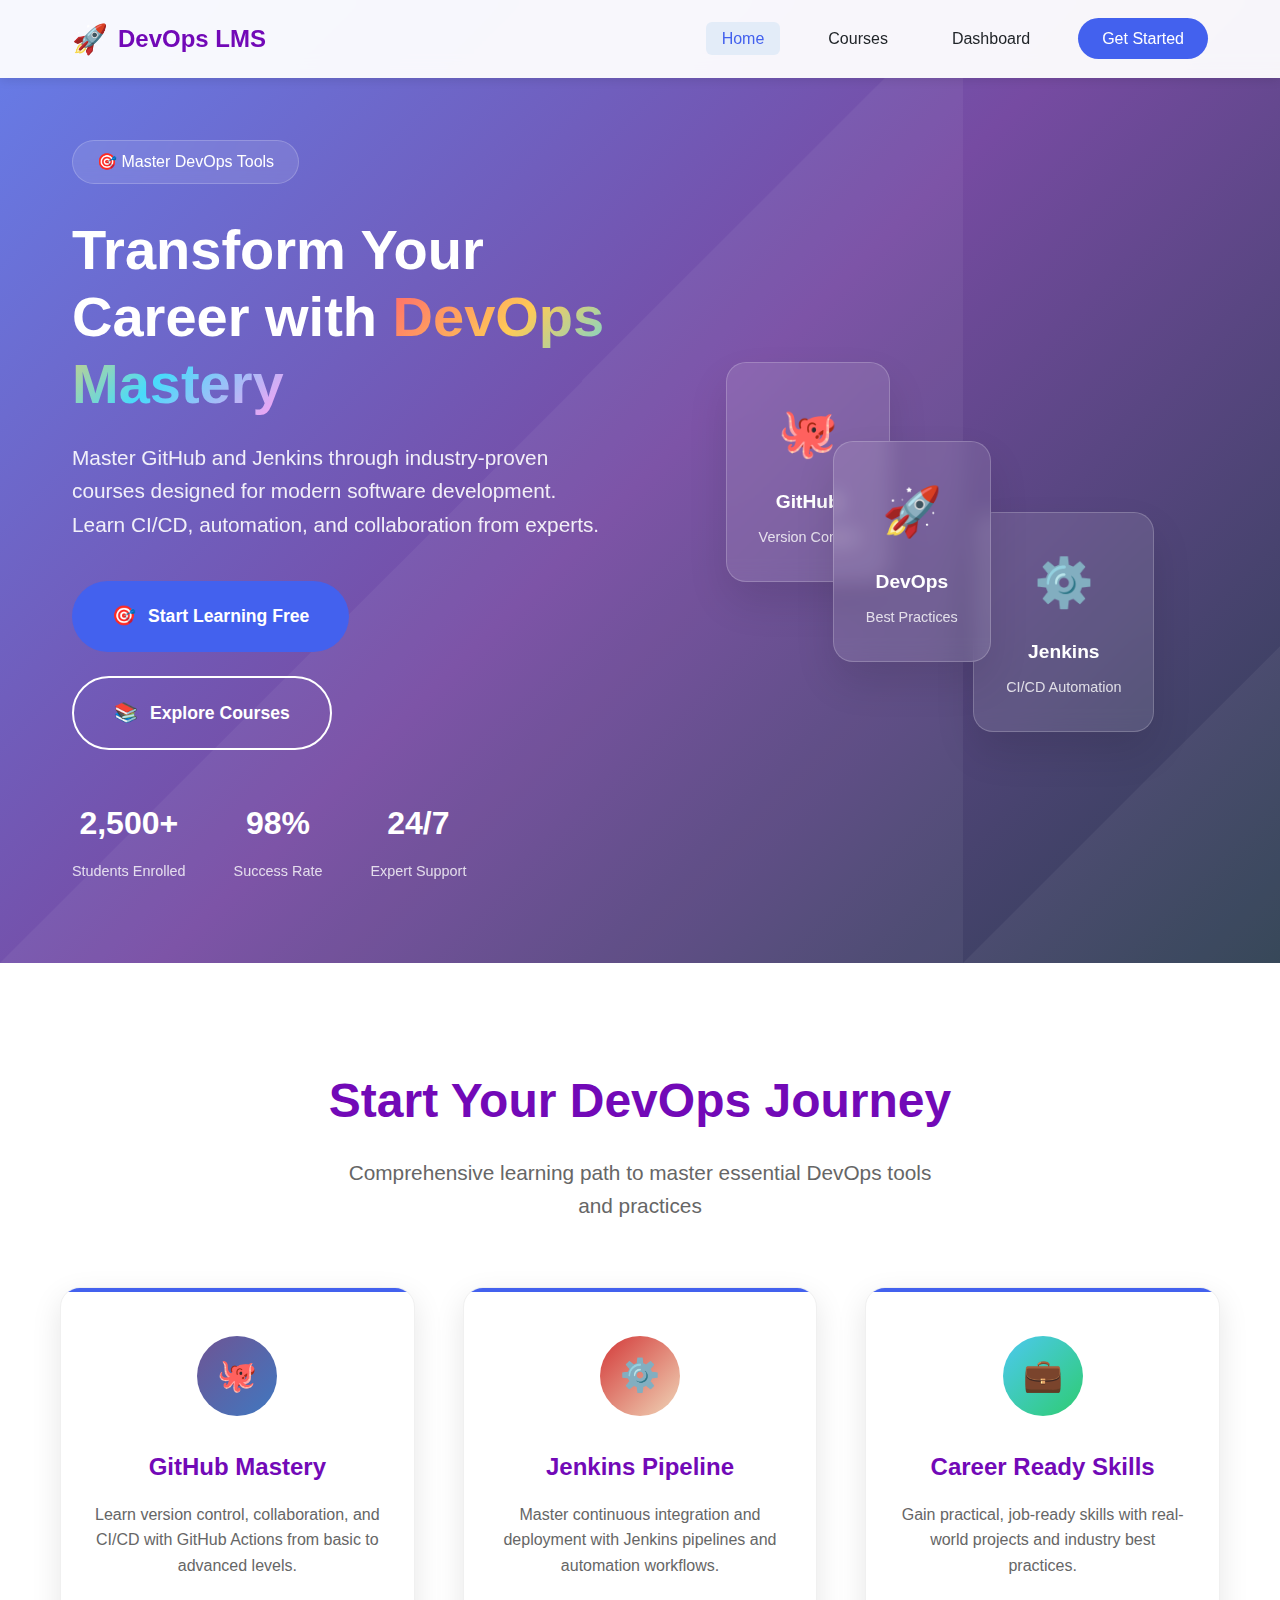
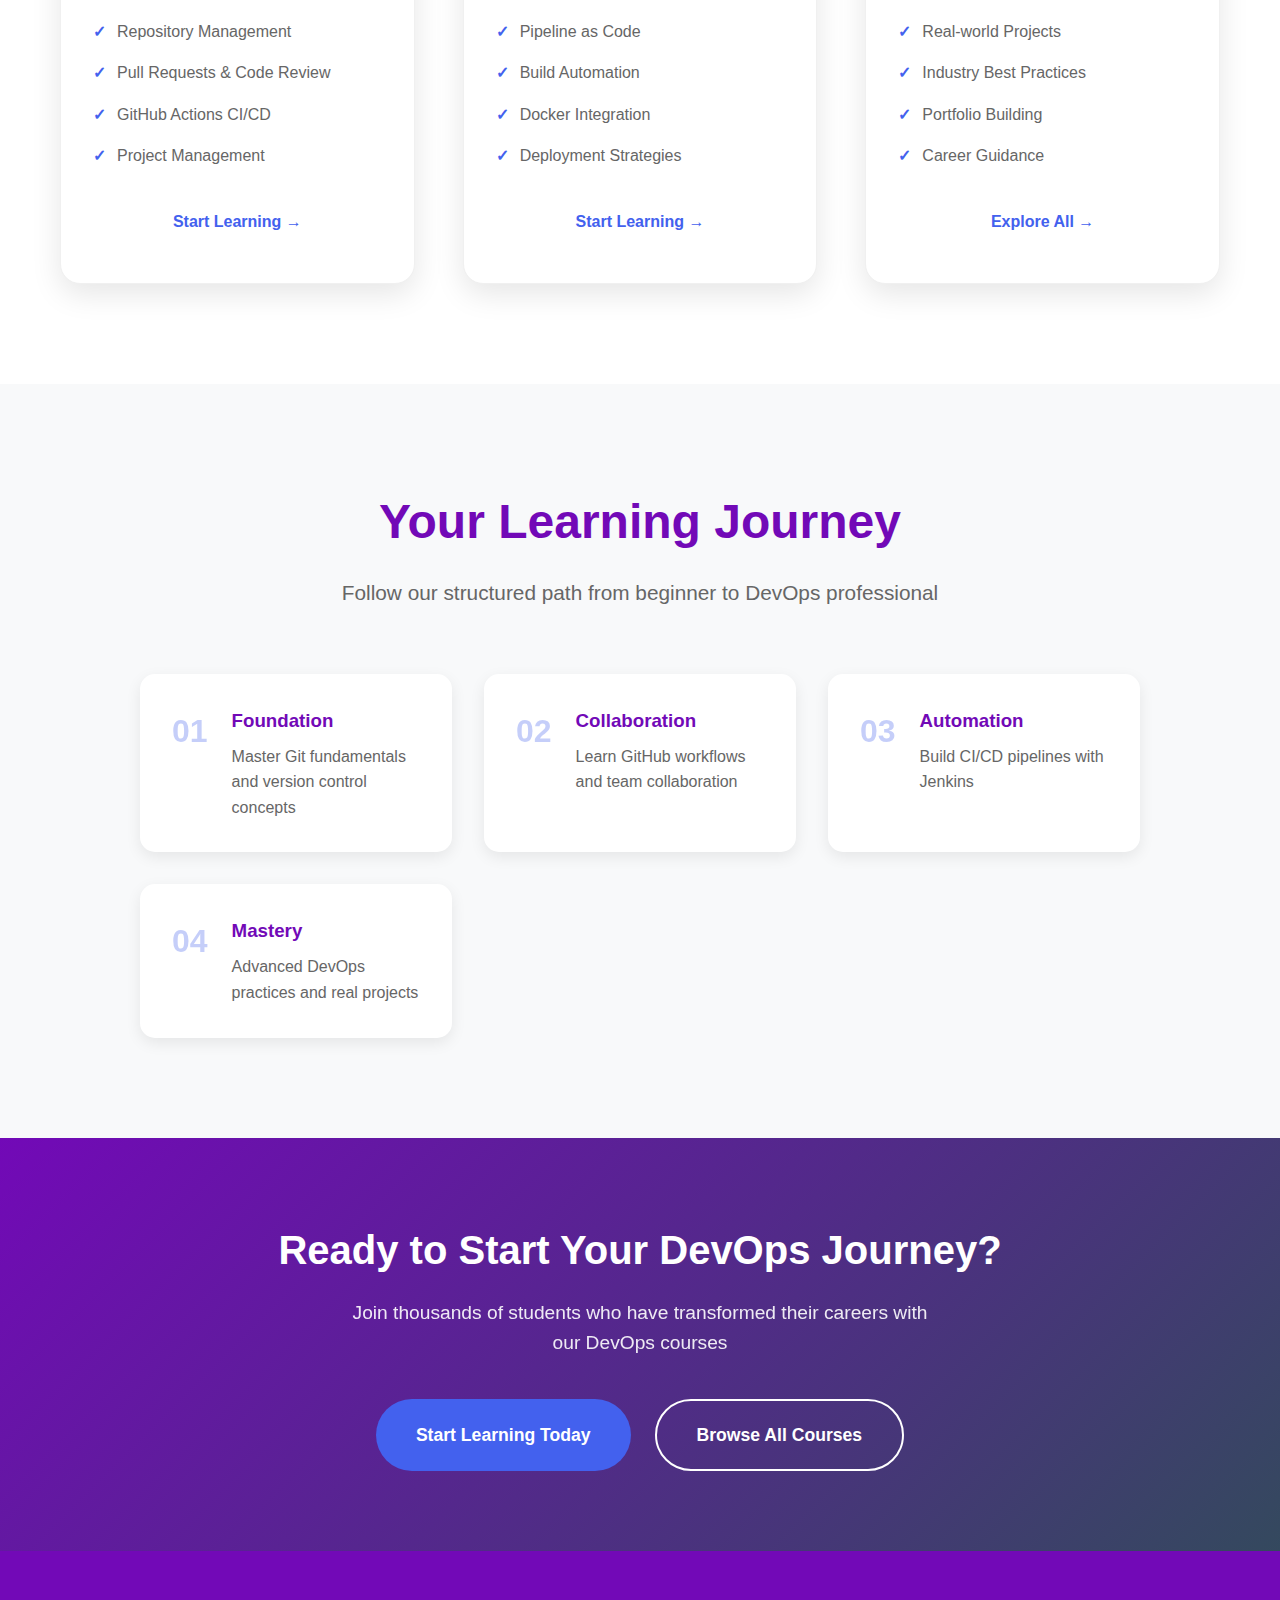
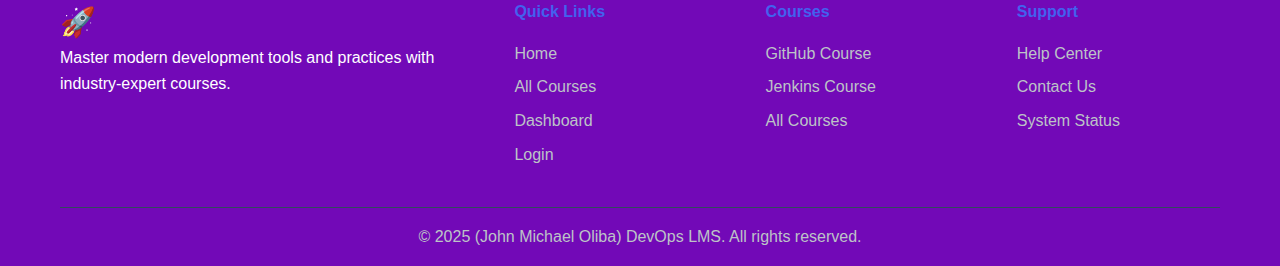
<file: index.html>
<!DOCTYPE html>
<html lang="en">
<head>
    <meta charset="UTF-8">
    <meta name="viewport" content="width=device-width, initial-scale=1.0">
    <title>DevOps LMS - Master GitHub & Jenkins</title>
    <link rel="stylesheet" href="css-style.css">
    <link rel="stylesheet" href="css-dashboard.css">
</head>
<body>
    <!-- Navigation -->
    <nav class="navbar">
        <div class="nav-container">
            <div class="logo">
                <span class="logo-icon">🚀</span>
                <span class="logo-text">DevOps LMS</span>
            </div>
            <ul class="nav-menu">
                <li><a href="index.html" class="nav-link active">Home</a></li>
                <li><a href="courses.html" class="nav-link">Courses</a></li>
                <li><a href="dashboard.html" class="nav-link">Dashboard</a></li>
                <li><a href="login.html" class="nav-link login-btn" id="auth-button">Get Started</a></li>
            </ul>
        </div>
    </nav>

    <!-- Hero Section -->
    <section class="hero">
        <div class="hero-container">
            <div class="hero-content">
                <div class="hero-badge">
                    <span>🎯 Master DevOps Tools</span>
                </div>
                <h1 class="hero-title">
                    Transform Your Career with
                    <span class="gradient-text">DevOps Mastery</span>
                </h1>
                <p class="hero-description">
                    Master GitHub and Jenkins through industry-proven courses designed for modern software development. 
                    Learn CI/CD, automation, and collaboration from experts.
                </p>
                <div class="hero-buttons">
                    <a href="register.html" class="btn btn-primary">
                        <span class="btn-icon">🎯</span>
                        Start Learning Free
                    </a>
                    <a href="courses.html" class="btn btn-secondary">
                        <span class="btn-icon">📚</span>
                        Explore Courses
                    </a>
                </div>
                <div class="hero-stats">
                    <div class="stat">
                        <span class="stat-number">2,500+</span>
                        <span class="stat-label">Students Enrolled</span>
                    </div>
                    <div class="stat">
                        <span class="stat-number">98%</span>
                        <span class="stat-label">Success Rate</span>
                    </div>
                    <div class="stat">
                        <span class="stat-number">24/7</span>
                        <span class="stat-label">Expert Support</span>
                    </div>
                </div>
            </div>
            <div class="hero-visual">
                <div class="floating-cards">
                    <div class="card github-card">
                        <div class="card-icon">🐙</div>
                        <h4>GitHub</h4>
                        <p>Version Control</p>
                    </div>
                    <div class="card jenkins-card">
                        <div class="card-icon">⚙️</div>
                        <h4>Jenkins</h4>
                        <p>CI/CD Automation</p>
                    </div>
                    <div class="card devops-card">
                        <div class="card-icon">🚀</div>
                        <h4>DevOps</h4>
                        <p>Best Practices</p>
                    </div>
                </div>
            </div>
        </div>
    </section>

    <!-- Features Section -->
    <section class="features-section">
        <div class="container">
            <div class="section-header">
                <h2>Start Your DevOps Journey</h2>
                <p>Comprehensive learning path to master essential DevOps tools and practices</p>
            </div>
            <div class="features-grid">
                <div class="feature-card">
                    <div class="feature-icon github-bg">
                        <span>🐙</span>
                    </div>
                    <h3>GitHub Mastery</h3>
                    <p>Learn version control, collaboration, and CI/CD with GitHub Actions from basic to advanced levels.</p>
                    <ul class="feature-list">
                        <li>Repository Management</li>
                        <li>Pull Requests & Code Review</li>
                        <li>GitHub Actions CI/CD</li>
                        <li>Project Management</li>
                    </ul>
                    <a href="course-github.html" class="feature-link">Start Learning →</a>
                </div>

                <div class="feature-card">
                    <div class="feature-icon jenkins-bg">
                        <span>⚙️</span>
                    </div>
                    <h3>Jenkins Pipeline</h3>
                    <p>Master continuous integration and deployment with Jenkins pipelines and automation workflows.</p>
                    <ul class="feature-list">
                        <li>Pipeline as Code</li>
                        <li>Build Automation</li>
                        <li>Docker Integration</li>
                        <li>Deployment Strategies</li>
                    </ul>
                    <a href="course-jenkins.html" class="feature-link">Start Learning →</a>
                </div>

                <div class="feature-card">
                    <div class="feature-icon career-bg">
                        <span>💼</span>
                    </div>
                    <h3>Career Ready Skills</h3>
                    <p>Gain practical, job-ready skills with real-world projects and industry best practices.</p>
                    <ul class="feature-list">
                        <li>Real-world Projects</li>
                        <li>Industry Best Practices</li>
                        <li>Portfolio Building</li>
                        <li>Career Guidance</li>
                    </ul>
                    <a href="courses.html" class="feature-link">Explore All →</a>
                </div>
            </div>
        </div>
    </section>

    <!-- Learning Path Section -->
    <section class="learning-path">
        <div class="container">
            <div class="section-header">
                <h2>Your Learning Journey</h2>
                <p>Follow our structured path from beginner to DevOps professional</p>
            </div>
            <div class="path-steps">
                <div class="path-step">
                    <div class="step-number">01</div>
                    <div class="step-content">
                        <h3>Foundation</h3>
                        <p>Master Git fundamentals and version control concepts</p>
                    </div>
                </div>
                <div class="path-step">
                    <div class="step-number">02</div>
                    <div class="step-content">
                        <h3>Collaboration</h3>
                        <p>Learn GitHub workflows and team collaboration</p>
                    </div>
                </div>
                <div class="path-step">
                    <div class="step-number">03</div>
                    <div class="step-content">
                        <h3>Automation</h3>
                        <p>Build CI/CD pipelines with Jenkins</p>
                    </div>
                </div>
                <div class="path-step">
                    <div class="step-number">04</div>
                    <div class="step-content">
                        <h3>Mastery</h3>
                        <p>Advanced DevOps practices and real projects</p>
                    </div>
                </div>
            </div>
        </div>
    </section>

    <!-- CTA Section -->
    <section class="cta-section">
        <div class="container">
            <div class="cta-content">
                <h2>Ready to Start Your DevOps Journey?</h2>
                <p>Join thousands of students who have transformed their careers with our DevOps courses</p>
                <div class="cta-buttons">
                    <a href="register.html" class="btn btn-primary">Start Learning Today</a>
                    <a href="courses.html" class="btn btn-outline-white">Browse All Courses</a>
                </div>
            </div>
        </div>
    </section>

    <!-- Footer -->
    <footer class="footer">
        <div class="container">
            <div class="footer-content">
                <div class="footer-section">
                    <div class="logo">
                        <span class="logo-icon">🚀</span>
                        <span class="logo-text">DevOps LMS</span>
                    </div>
                    <p>Master modern development tools and practices with industry-expert courses.</p>
                </div>
                <div class="footer-section">
                    <h4>Quick Links</h4>
                    <ul>
                        <li><a href="index.html">Home</a></li>
                        <li><a href="courses.html">All Courses</a></li>
                        <li><a href="dashboard.html">Dashboard</a></li>
                        <li><a href="login.html">Login</a></li>
                    </ul>
                </div>
                <div class="footer-section">
                    <h4>Courses</h4>
                    <ul>
                        <li><a href="course-github.html">GitHub Course</a></li>
                        <li><a href="course-jenkins.html">Jenkins Course</a></li>
                        <li><a href="courses.html">All Courses</a></li>
                    </ul>
                </div>
                <div class="footer-section">
                    <h4>Support</h4>
                    <ul>
                        <li><a href="#">Help Center</a></li>
                        <li><a href="#">Contact Us</a></li>
                        <li><a href="#">System Status</a></li>
                    </ul>
                </div>
            </div>
            <div class="footer-bottom">
                <p>&copy; 2025 (John Michael Oliba) DevOps LMS. All rights reserved.</p>
            </div>
        </div>
    </footer>

    <script src="js-app.js"></script>
    <script>
        // Simple scroll effect for navbar
        window.addEventListener('scroll', function() {
            const navbar = document.querySelector('.navbar');
            if (window.scrollY > 50) {
                navbar.style.background = 'rgba(255, 255, 255, 0.98)';
                navbar.style.boxShadow = '0 5px 20px rgba(0, 0, 0, 0.1)';
            } else {
                navbar.style.background = 'rgba(255, 255, 255, 0.95)';
                navbar.style.boxShadow = '0 2px 10px rgba(0, 0, 0, 0.1)';
            }
        });
    </script>
</body>
</html>
</file>
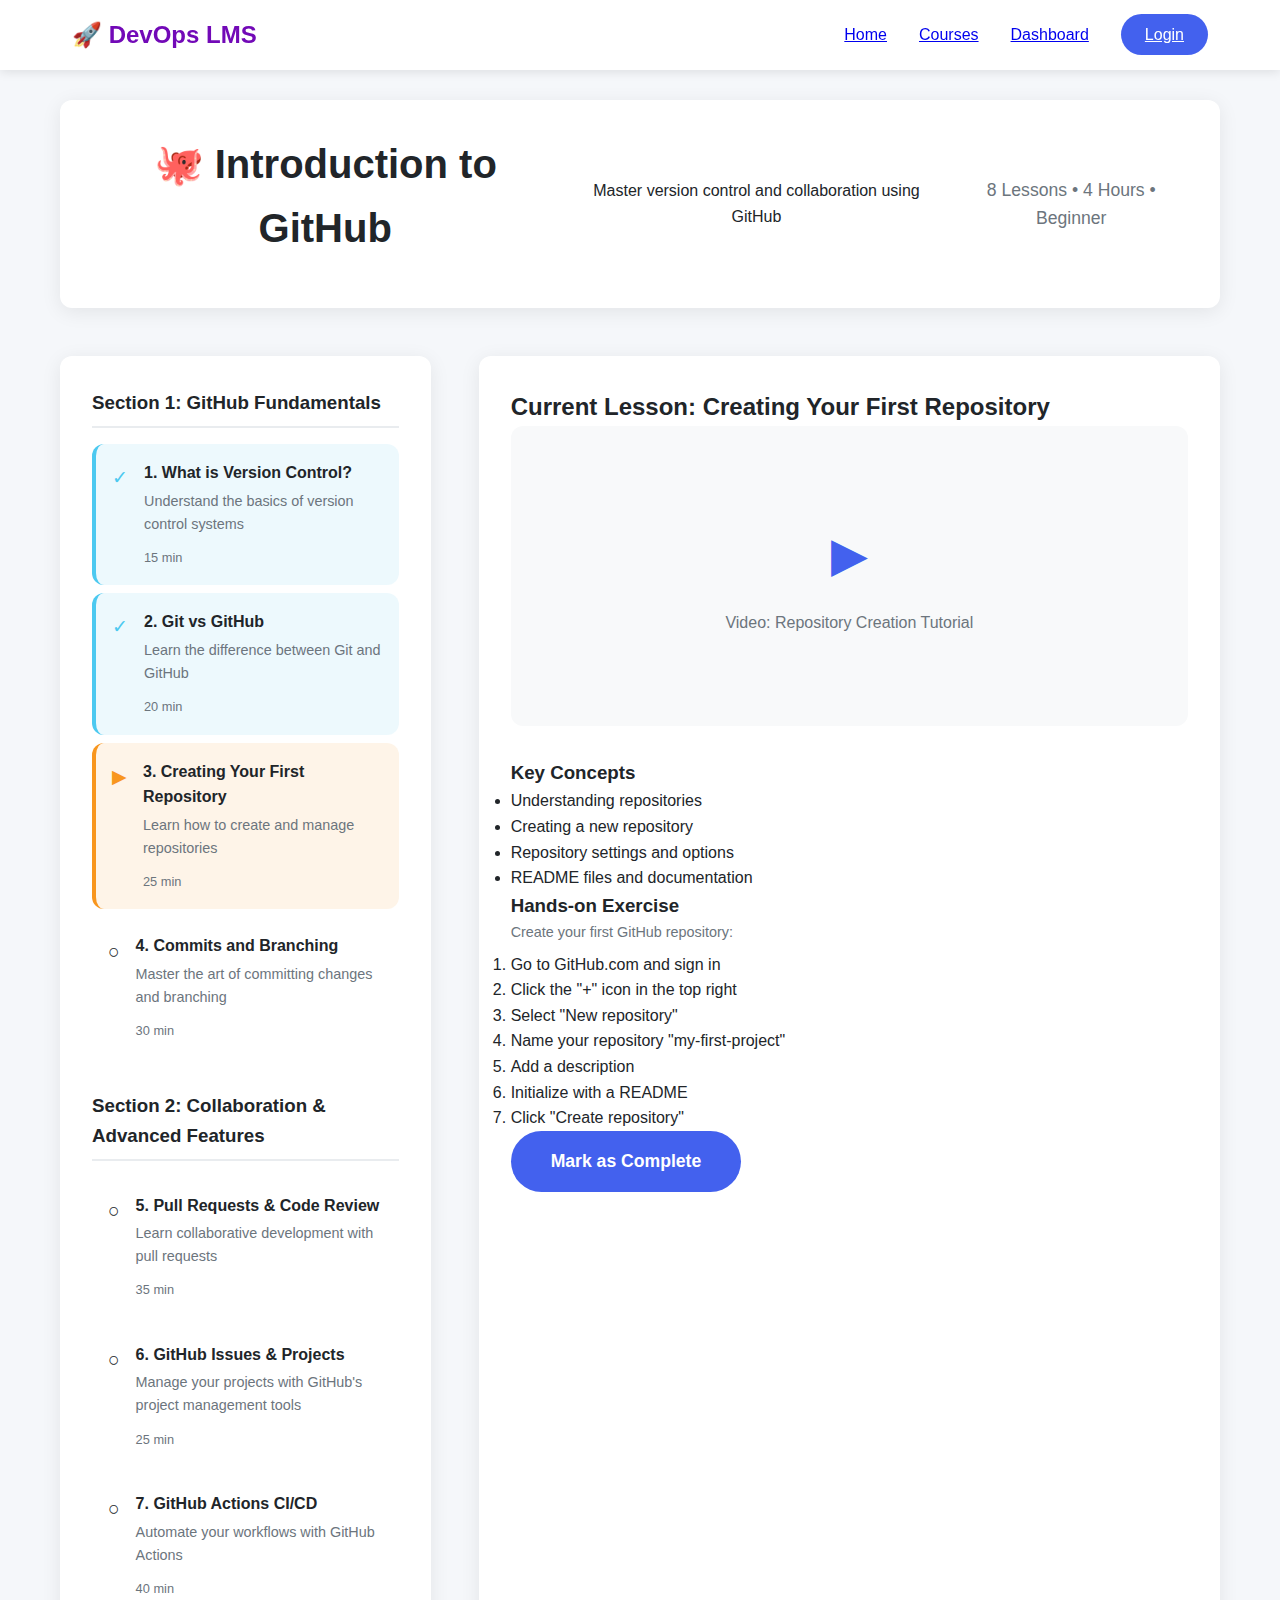
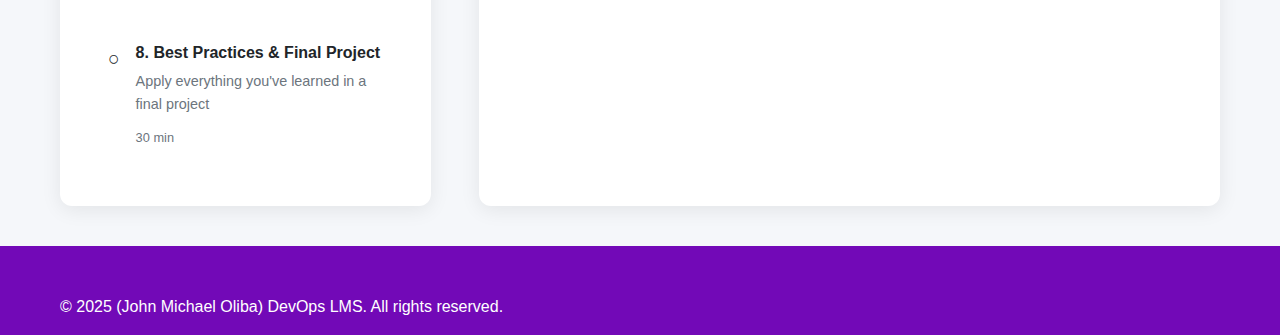
<file: course-github.html>
<!DOCTYPE html>
<html lang="en">
<head>
    <meta charset="UTF-8">
    <meta name="viewport" content="width=device-width, initial-scale=1.0">
    <title>GitHub Course - DevOps LMS</title>
    <link rel="stylesheet" href="css-style.css">
    <link rel="stylesheet" href="css-dashboard.css">
</head>
<body>
    <nav class="navbar">
        <div class="nav-container">
            <div class="logo">
                <span>🚀 DevOps LMS</span>
            </div>
            <ul class="nav-menu">
                <li><a href="index.html">Home</a></li>
                <li><a href="courses.html">Courses</a></li>
                <li><a href="dashboard.html">Dashboard</a></li>
                <li><a href="login.html" class="login-btn" id="auth-button">Login</a></li>
            </ul>
        </div>
    </nav>

    <div class="course-container">
        <div class="course-header">
            <h1>🐙 Introduction to GitHub</h1>
            <p>Master version control and collaboration using GitHub</p>
            <div class="course-stats">
                <span>8 Lessons • 4 Hours • Beginner</span>
            </div>
        </div>

        <div class="course-content">
            <div class="modules">
                <div class="module">
                    <h3>Section 1: GitHub Fundamentals</h3>
                    <div class="lessons">
                        <div class="lesson completed">
                            <span class="lesson-icon">✓</span>
                            <div class="lesson-content">
                                <h4>1. What is Version Control?</h4>
                                <p>Understand the basics of version control systems</p>
                                <span class="lesson-duration">15 min</span>
                            </div>
                        </div>
                        <div class="lesson completed">
                            <span class="lesson-icon">✓</span>
                            <div class="lesson-content">
                                <h4>2. Git vs GitHub</h4>
                                <p>Learn the difference between Git and GitHub</p>
                                <span class="lesson-duration">20 min</span>
                            </div>
                        </div>
                        <div class="lesson current">
                            <span class="lesson-icon">▶</span>
                            <div class="lesson-content">
                                <h4>3. Creating Your First Repository</h4>
                                <p>Learn how to create and manage repositories</p>
                                <span class="lesson-duration">25 min</span>
                            </div>
                        </div>
                        <div class="lesson">
                            <span class="lesson-icon">○</span>
                            <div class="lesson-content">
                                <h4>4. Commits and Branching</h4>
                                <p>Master the art of committing changes and branching</p>
                                <span class="lesson-duration">30 min</span>
                            </div>
                        </div>
                    </div>
                </div>

                <div class="module">
                    <h3>Section 2: Collaboration & Advanced Features</h3>
                    <div class="lessons">
                        <div class="lesson">
                            <span class="lesson-icon">○</span>
                            <div class="lesson-content">
                                <h4>5. Pull Requests & Code Review</h4>
                                <p>Learn collaborative development with pull requests</p>
                                <span class="lesson-duration">35 min</span>
                            </div>
                        </div>
                        <div class="lesson">
                            <span class="lesson-icon">○</span>
                            <div class="lesson-content">
                                <h4>6. GitHub Issues & Projects</h4>
                                <p>Manage your projects with GitHub's project management tools</p>
                                <span class="lesson-duration">25 min</span>
                            </div>
                        </div>
                        <div class="lesson">
                            <span class="lesson-icon">○</span>
                            <div class="lesson-content">
                                <h4>7. GitHub Actions CI/CD</h4>
                                <p>Automate your workflows with GitHub Actions</p>
                                <span class="lesson-duration">40 min</span>
                            </div>
                        </div>
                        <div class="lesson">
                            <span class="lesson-icon">○</span>
                            <div class="lesson-content">
                                <h4>8. Best Practices & Final Project</h4>
                                <p>Apply everything you've learned in a final project</p>
                                <span class="lesson-duration">30 min</span>
                            </div>
                        </div>
                    </div>
                </div>
            </div>

            <div class="current-lesson">
                <h2>Current Lesson: Creating Your First Repository</h2>
                <div class="lesson-video">
                    <div class="video-placeholder">
                        <div class="play-button">▶</div>
                        <p>Video: Repository Creation Tutorial</p>
                    </div>
                </div>
                <div class="lesson-content">
                    <h3>Key Concepts</h3>
                    <ul>
                        <li>Understanding repositories</li>
                        <li>Creating a new repository</li>
                        <li>Repository settings and options</li>
                        <li>README files and documentation</li>
                    </ul>
                    
                    <h3>Hands-on Exercise</h3>
                    <p>Create your first GitHub repository:</p>
                    <ol>
                        <li>Go to GitHub.com and sign in</li>
                        <li>Click the "+" icon in the top right</li>
                        <li>Select "New repository"</li>
                        <li>Name your repository "my-first-project"</li>
                        <li>Add a description</li>
                        <li>Initialize with a README</li>
                        <li>Click "Create repository"</li>
                    </ol>
                    
                    <button class="btn btn-primary" onclick="markLessonComplete()">Mark as Complete</button>
                </div>
            </div>
        </div>
    </div>

    <script src="js-app.js"></script>
    <script>
        function markLessonComplete() {
            const user = JSON.parse(localStorage.getItem('lms_user'));
            if (user) {
                user.progress = user.progress || {};
                user.progress['github-lesson-3'] = true;
                localStorage.setItem('lms_user', JSON.stringify(user));
                alert('Lesson marked as complete!');
                window.location.href = 'course-github.html';
            } else {
                alert('Please login to track your progress');
                window.location.href = 'login.html';
            }
        }
    </script>
    <footer class="footer">
        <div class="container">
            <p>&copy; 2025 (John Michael Oliba) DevOps LMS. All rights reserved.</p>
        </div>
    </footer>
</body>
</html>
</file>
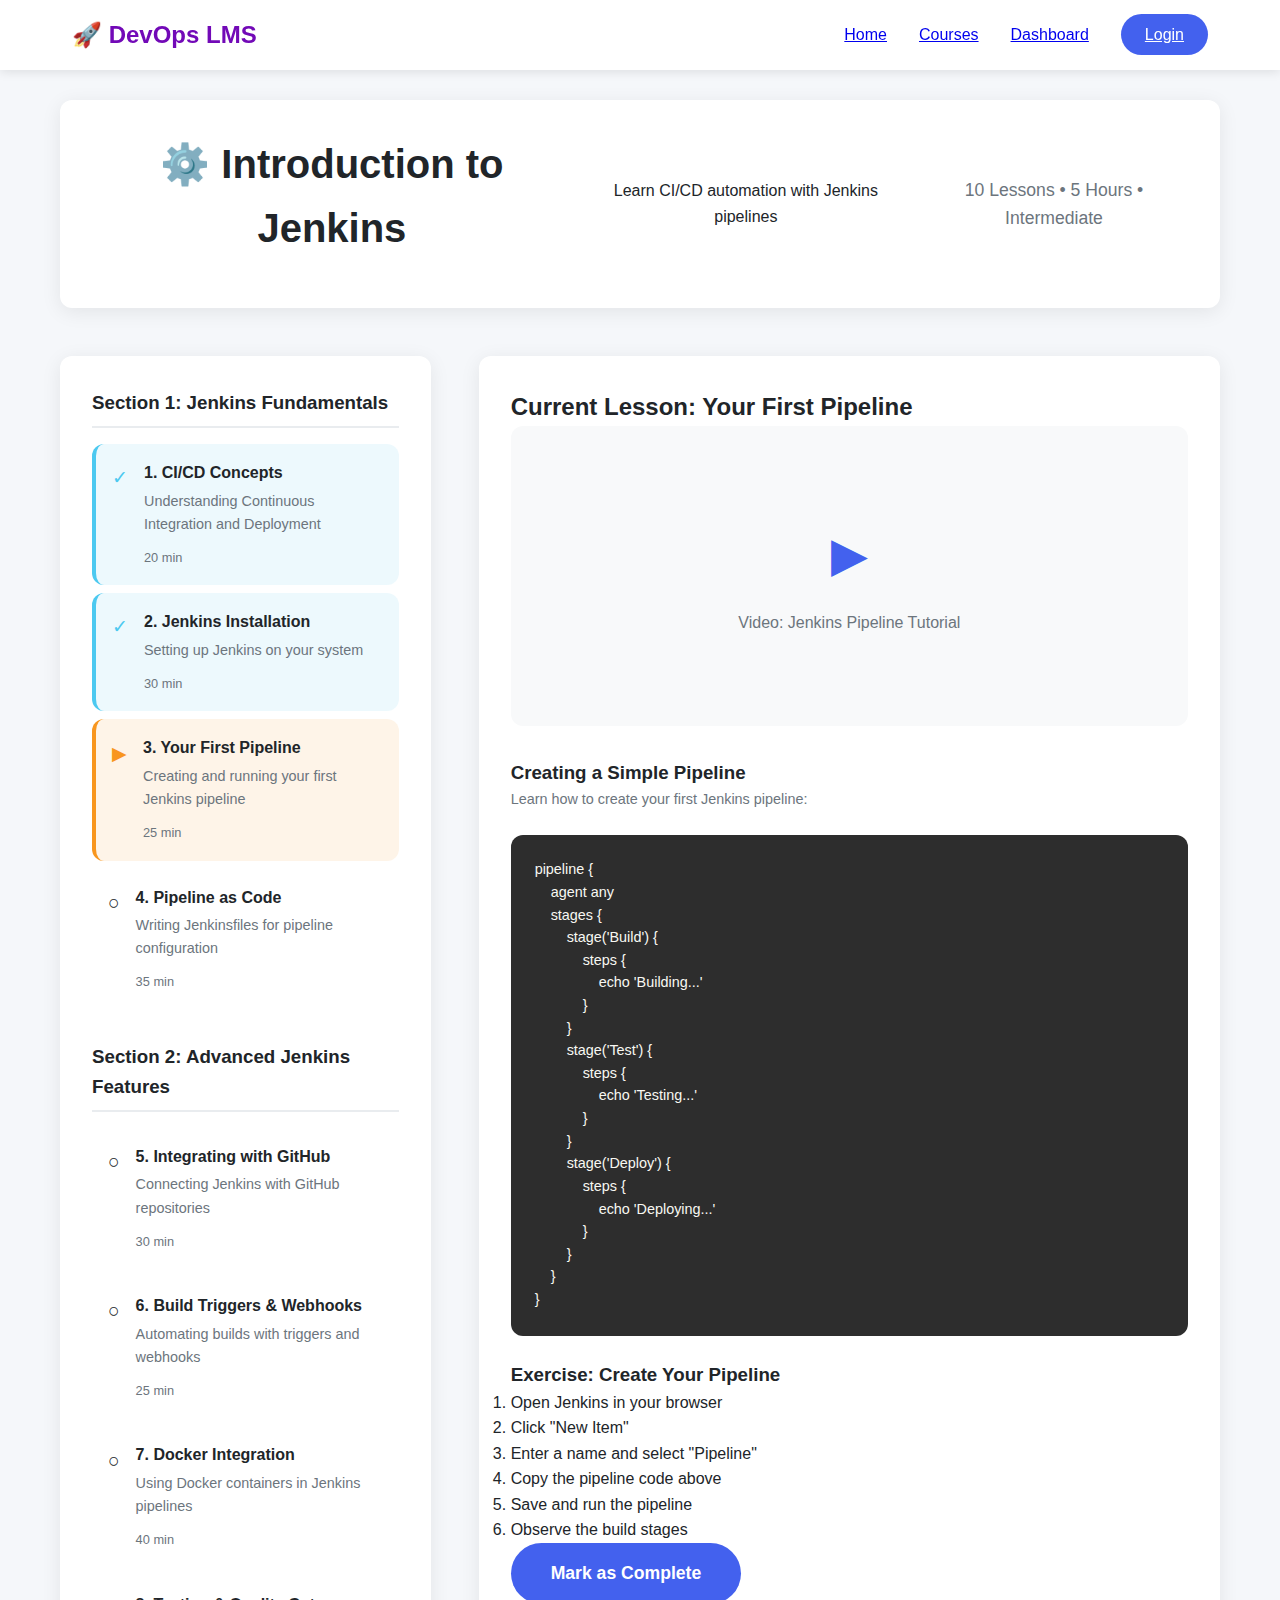
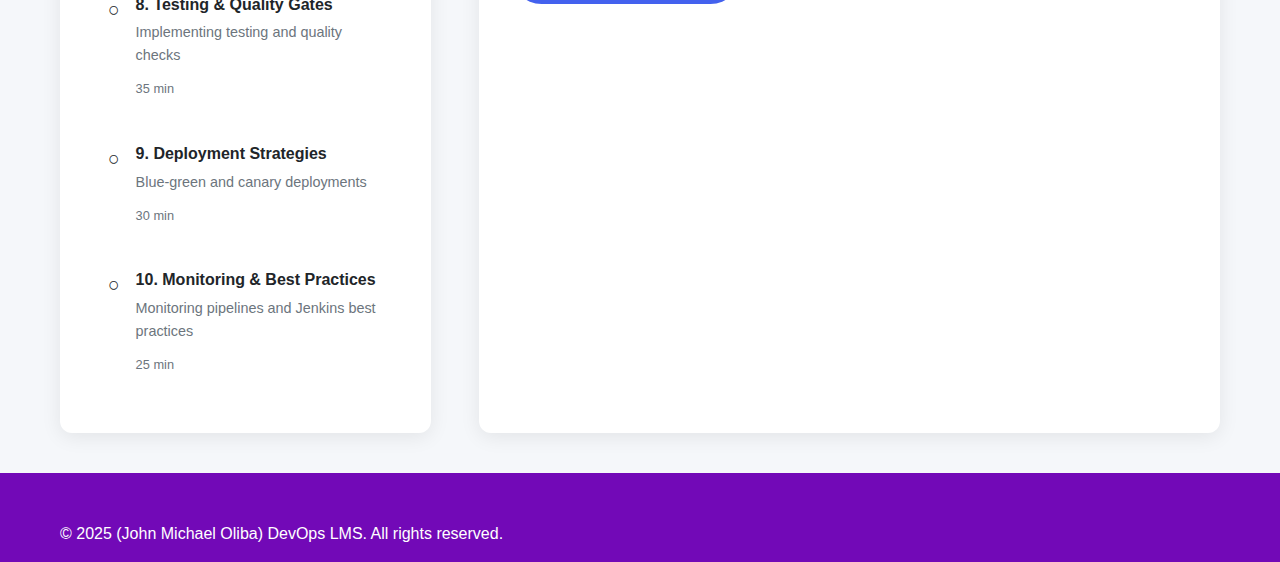
<file: course-jenkins.html>
<!DOCTYPE html>
<html lang="en">
<head>
    <meta charset="UTF-8">
    <meta name="viewport" content="width=device-width, initial-scale=1.0">
    <title>Jenkins Course - DevOps LMS</title>
    <link rel="stylesheet" href="css-style.css">
    <link rel="stylesheet" href="css-dashboard.css">
</head>
<body>
    <nav class="navbar">
        <div class="nav-container">
            <div class="logo">
                <span>🚀 DevOps LMS</span>
            </div>
            <ul class="nav-menu">
                <li><a href="index.html">Home</a></li>
                <li><a href="courses.html">Courses</a></li>
                <li><a href="dashboard.html">Dashboard</a></li>
                <li><a href="login.html" class="login-btn" id="auth-button">Login</a></li>
            </ul>
        </div>
    </nav>

    <div class="course-container">
        <div class="course-header">
            <h1>⚙️ Introduction to Jenkins</h1>
            <p>Learn CI/CD automation with Jenkins pipelines</p>
            <div class="course-stats">
                <span>10 Lessons • 5 Hours • Intermediate</span>
            </div>
        </div>

        <div class="course-content">
            <div class="modules">
                <div class="module">
                    <h3>Section 1: Jenkins Fundamentals</h3>
                    <div class="lessons">
                        <div class="lesson completed">
                            <span class="lesson-icon">✓</span>
                            <div class="lesson-content">
                                <h4>1. CI/CD Concepts</h4>
                                <p>Understanding Continuous Integration and Deployment</p>
                                <span class="lesson-duration">20 min</span>
                            </div>
                        </div>
                        <div class="lesson completed">
                            <span class="lesson-icon">✓</span>
                            <div class="lesson-content">
                                <h4>2. Jenkins Installation</h4>
                                <p>Setting up Jenkins on your system</p>
                                <span class="lesson-duration">30 min</span>
                            </div>
                        </div>
                        <div class="lesson current">
                            <span class="lesson-icon">▶</span>
                            <div class="lesson-content">
                                <h4>3. Your First Pipeline</h4>
                                <p>Creating and running your first Jenkins pipeline</p>
                                <span class="lesson-duration">25 min</span>
                            </div>
                        </div>
                        <div class="lesson">
                            <span class="lesson-icon">○</span>
                            <div class="lesson-content">
                                <h4>4. Pipeline as Code</h4>
                                <p>Writing Jenkinsfiles for pipeline configuration</p>
                                <span class="lesson-duration">35 min</span>
                            </div>
                        </div>
                    </div>
                </div>

                <div class="module">
                    <h3>Section 2: Advanced Jenkins Features</h3>
                    <div class="lessons">
                        <div class="lesson">
                            <span class="lesson-icon">○</span>
                            <div class="lesson-content">
                                <h4>5. Integrating with GitHub</h4>
                                <p>Connecting Jenkins with GitHub repositories</p>
                                <span class="lesson-duration">30 min</span>
                            </div>
                        </div>
                        <div class="lesson">
                            <span class="lesson-icon">○</span>
                            <div class="lesson-content">
                                <h4>6. Build Triggers & Webhooks</h4>
                                <p>Automating builds with triggers and webhooks</p>
                                <span class="lesson-duration">25 min</span>
                            </div>
                        </div>
                        <div class="lesson">
                            <span class="lesson-icon">○</span>
                            <div class="lesson-content">
                                <h4>7. Docker Integration</h4>
                                <p>Using Docker containers in Jenkins pipelines</p>
                                <span class="lesson-duration">40 min</span>
                            </div>
                        </div>
                        <div class="lesson">
                            <span class="lesson-icon">○</span>
                            <div class="lesson-content">
                                <h4>8. Testing & Quality Gates</h4>
                                <p>Implementing testing and quality checks</p>
                                <span class="lesson-duration">35 min</span>
                            </div>
                        </div>
                        <div class="lesson">
                            <span class="lesson-icon">○</span>
                            <div class="lesson-content">
                                <h4>9. Deployment Strategies</h4>
                                <p>Blue-green and canary deployments</p>
                                <span class="lesson-duration">30 min</span>
                            </div>
                        </div>
                        <div class="lesson">
                            <span class="lesson-icon">○</span>
                            <div class="lesson-content">
                                <h4>10. Monitoring & Best Practices</h4>
                                <p>Monitoring pipelines and Jenkins best practices</p>
                                <span class="lesson-duration">25 min</span>
                            </div>
                        </div>
                    </div>
                </div>
            </div>

            <div class="current-lesson">
                <h2>Current Lesson: Your First Pipeline</h2>
                <div class="lesson-video">
                    <div class="video-placeholder">
                        <div class="play-button">▶</div>
                        <p>Video: Jenkins Pipeline Tutorial</p>
                    </div>
                </div>
                <div class="lesson-content">
                    <h3>Creating a Simple Pipeline</h3>
                    <p>Learn how to create your first Jenkins pipeline:</p>
                    
                    <div class="code-block">
                        <pre><code>pipeline {
    agent any
    stages {
        stage('Build') {
            steps {
                echo 'Building...'
            }
        }
        stage('Test') {
            steps {
                echo 'Testing...'
            }
        }
        stage('Deploy') {
            steps {
                echo 'Deploying...'
            }
        }
    }
}</code></pre>
                    </div>
                    
                    <h3>Exercise: Create Your Pipeline</h3>
                    <ol>
                        <li>Open Jenkins in your browser</li>
                        <li>Click "New Item"</li>
                        <li>Enter a name and select "Pipeline"</li>
                        <li>Copy the pipeline code above</li>
                        <li>Save and run the pipeline</li>
                        <li>Observe the build stages</li>
                    </ol>
                    
                    <button class="btn btn-primary" onclick="markJenkinsLessonComplete()">Mark as Complete</button>
                </div>
            </div>
        </div>
    </div>

    <script src="js-app.js"></script>
    <script>
        function markJenkinsLessonComplete() {
            const user = JSON.parse(localStorage.getItem('lms_user'));
            if (user) {
                user.progress = user.progress || {};
                user.progress['jenkins-lesson-3'] = true;
                localStorage.setItem('lms_user', JSON.stringify(user));
                alert('Lesson marked as complete!');
                window.location.href = 'course-jenkins.html';
            } else {
                alert('Please login to track your progress');
                window.location.href = 'login.html';
            }
        }
    </script>
    <footer class="footer">
        <div class="container">
            <p>&copy; 2025 (John Michael Oliba) DevOps LMS. All rights reserved.</p>
        </div>
    </footer>
</body>
</html>
</file>
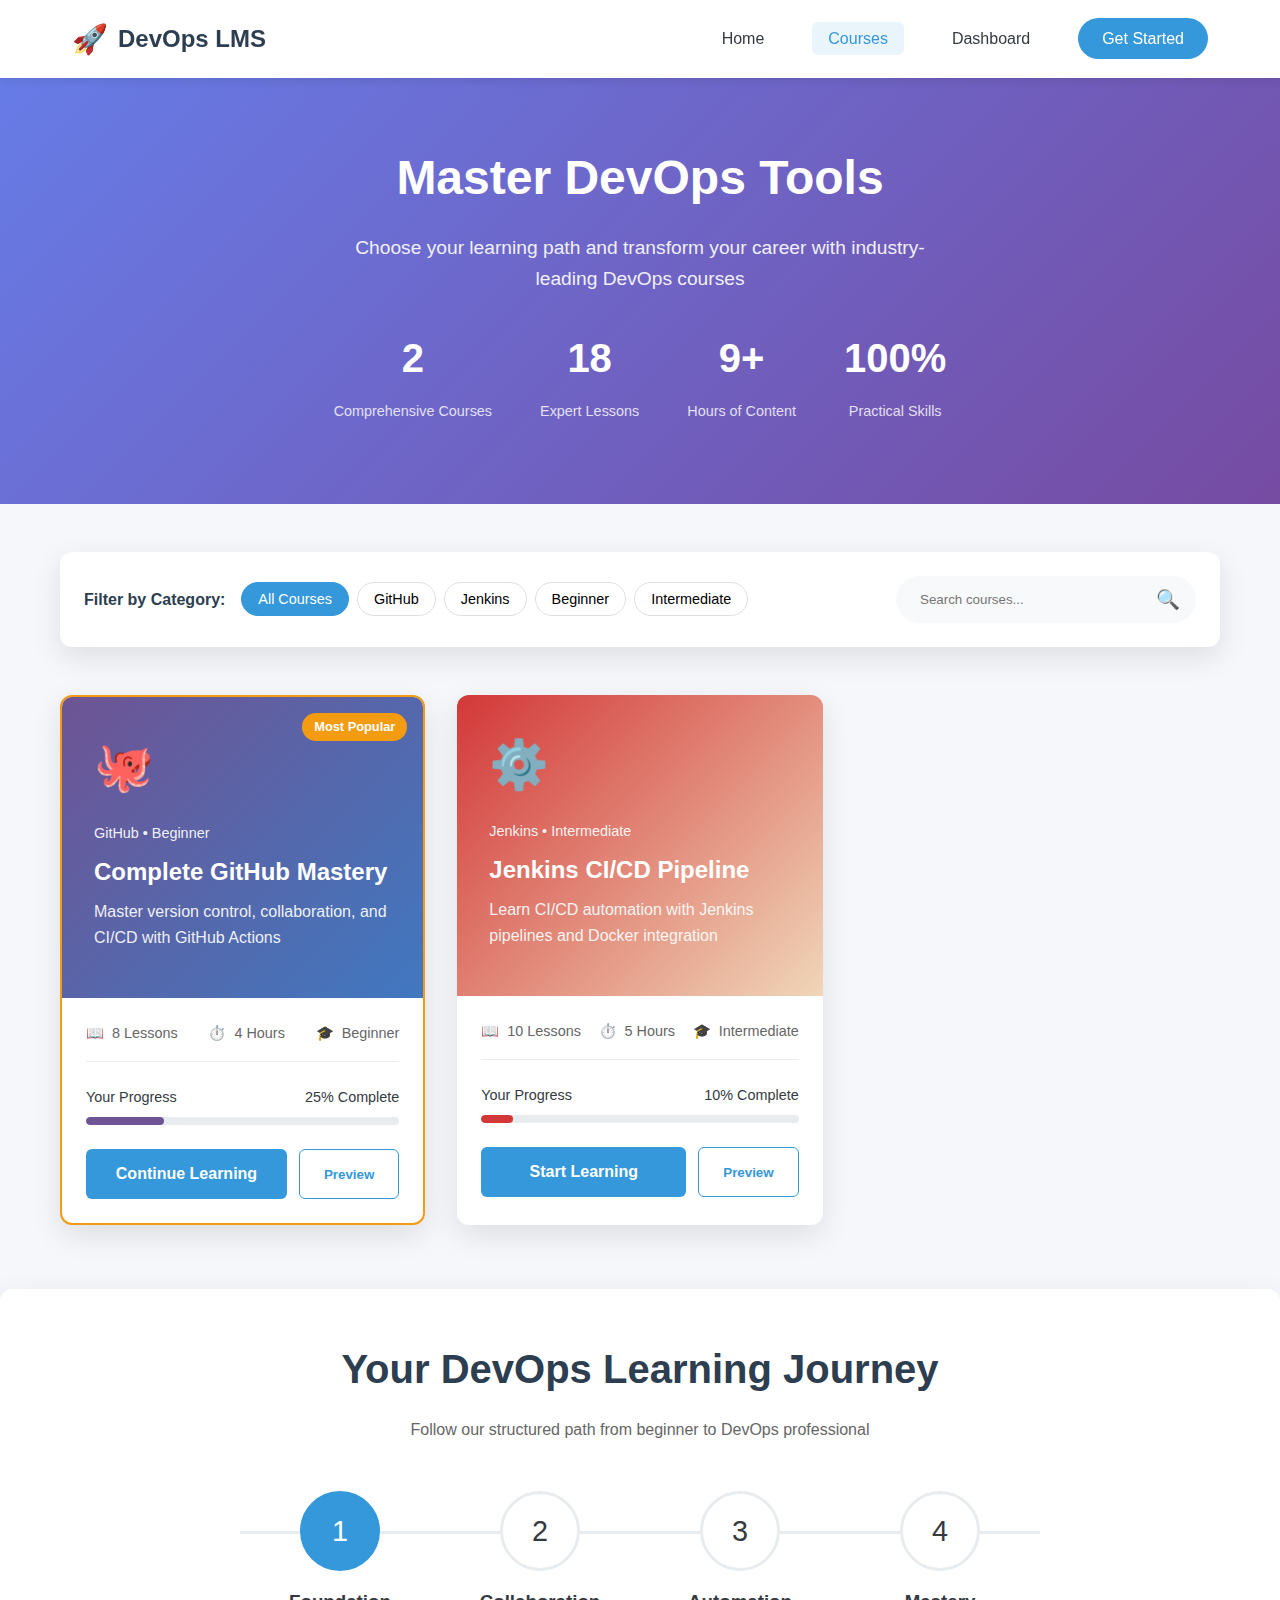
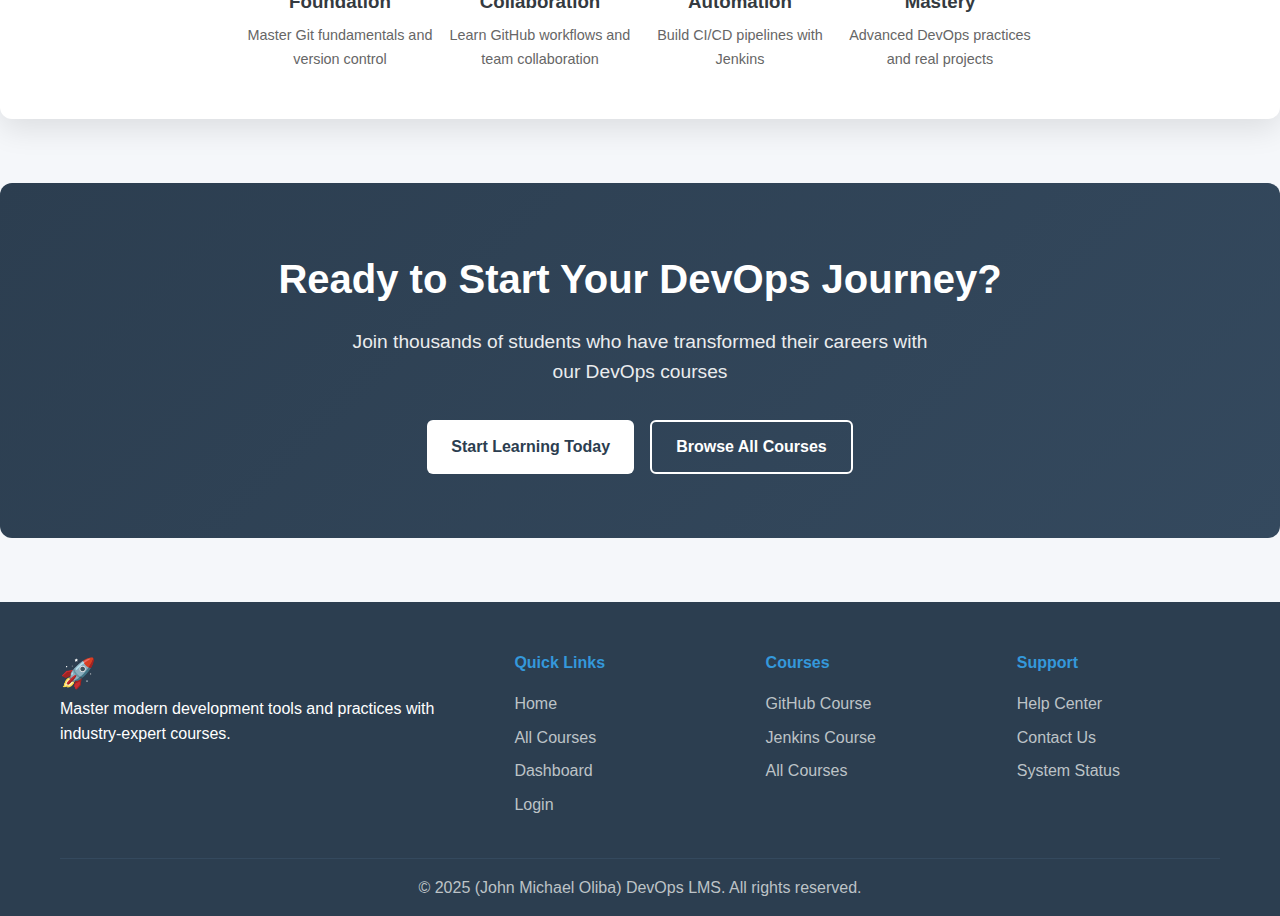
<file: courses.html>
<!DOCTYPE html>
<html lang="en">
<head>
    <meta charset="UTF-8">
    <meta name="viewport" content="width=device-width, initial-scale=1.0">
    <title>DevOps Courses - Master GitHub & Jenkins</title>
    <style>
        :root {
            --primary: #3498db;
            --primary-dark: #2980b9;
            --secondary: #2c3e50;
            --accent: #e74c3c;
            --light: #f8f9fa;
            --dark: #343a40;
            --success: #27ae60;
            --warning: #f39c12;
            --github: #6e5494;
            --jenkins: #d33838;
            --border-radius: 12px;
            --shadow: 0 10px 30px rgba(0, 0, 0, 0.1);
            --transition: all 0.3s ease;
        }

        * {
            margin: 0;
            padding: 0;
            box-sizing: border-box;
            font-family: 'Segoe UI', Tahoma, Geneva, Verdana, sans-serif;
        }

        body {
            background-color: #f5f7fa;
            color: var(--dark);
            line-height: 1.6;
        }

        .container {
            width: 100%;
            max-width: 1200px;
            margin: 0 auto;
            padding: 0 20px;
        }

        /* Navigation */
        .navbar {
            background: white;
            box-shadow: 0 2px 10px rgba(0, 0, 0, 0.1);
            position: fixed;
            width: 100%;
            top: 0;
            z-index: 1000;
        }

        .nav-container {
            display: flex;
            justify-content: space-between;
            align-items: center;
            padding: 1rem 2rem;
            max-width: 1200px;
            margin: 0 auto;
        }

        .logo {
            display: flex;
            align-items: center;
            gap: 10px;
            font-size: 1.5rem;
            font-weight: bold;
            color: var(--secondary);
        }

        .logo-icon {
            font-size: 1.8rem;
        }

        .nav-menu {
            display: flex;
            list-style: none;
            gap: 2rem;
            align-items: center;
        }

        .nav-link {
            text-decoration: none;
            color: var(--dark);
            font-weight: 500;
            padding: 0.5rem 1rem;
            border-radius: 6px;
            transition: var(--transition);
        }

        .nav-link:hover, .nav-link.active {
            color: var(--primary);
            background: rgba(52, 152, 219, 0.1);
        }

        .login-btn {
            background: var(--primary);
            color: white !important;
            padding: 0.75rem 1.5rem;
            border-radius: 50px;
            transition: var(--transition);
        }

        .login-btn:hover {
            background: var(--primary-dark);
            transform: translateY(-2px);
        }

        /* Hero Section */
        .courses-hero {
            background: linear-gradient(135deg, #667eea 0%, #764ba2 100%);
            color: white;
            padding: 140px 0 80px;
            text-align: center;
            margin-bottom: 3rem;
        }

        .courses-header h1 {
            font-size: 3rem;
            margin-bottom: 1rem;
            font-weight: 800;
        }

        .courses-header p {
            font-size: 1.2rem;
            max-width: 600px;
            margin: 0 auto 2rem;
            opacity: 0.9;
        }

        .courses-stats {
            display: flex;
            justify-content: center;
            gap: 3rem;
            margin-top: 2rem;
        }

        .stat-item {
            text-align: center;
        }

        .stat-number {
            display: block;
            font-size: 2.5rem;
            font-weight: bold;
            margin-bottom: 0.5rem;
        }

        .stat-label {
            font-size: 0.9rem;
            opacity: 0.8;
        }

        /* Course Filters */
        .course-filters {
            margin-bottom: 3rem;
        }

        .filters-container {
            display: flex;
            justify-content: space-between;
            align-items: center;
            background: white;
            padding: 1.5rem;
            border-radius: var(--border-radius);
            box-shadow: var(--shadow);
        }

        .filter-group {
            display: flex;
            align-items: center;
            gap: 1rem;
        }

        .filter-group label {
            font-weight: 600;
            color: var(--secondary);
        }

        .filter-buttons {
            display: flex;
            gap: 0.5rem;
        }

        .filter-btn {
            padding: 0.5rem 1rem;
            border: 1px solid #e0e0e0;
            background: white;
            border-radius: 50px;
            cursor: pointer;
            transition: var(--transition);
            font-size: 0.9rem;
        }

        .filter-btn:hover, .filter-btn.active {
            background: var(--primary);
            color: white;
            border-color: var(--primary);
        }

        .search-box {
            display: flex;
            align-items: center;
            background: var(--light);
            border-radius: 50px;
            padding: 0.5rem 1rem;
            width: 300px;
        }

        .search-input {
            border: none;
            background: transparent;
            width: 100%;
            padding: 0.5rem;
            outline: none;
        }

        .search-btn {
            background: transparent;
            border: none;
            cursor: pointer;
            font-size: 1.2rem;
        }

        /* Courses Grid */
        .courses-grid {
            display: grid;
            grid-template-columns: repeat(auto-fill, minmax(350px, 1fr));
            gap: 2rem;
            margin-bottom: 4rem;
        }

        .course-card {
            background: white;
            border-radius: var(--border-radius);
            overflow: hidden;
            box-shadow: var(--shadow);
            transition: var(--transition);
            position: relative;
        }

        .course-card:hover {
            transform: translateY(-10px);
            box-shadow: 0 20px 40px rgba(0, 0, 0, 0.15);
        }

        .course-card.featured {
            border: 2px solid var(--warning);
        }

        .course-badge {
            position: absolute;
            top: 1rem;
            right: 1rem;
            background: var(--warning);
            color: white;
            padding: 0.25rem 0.75rem;
            border-radius: 50px;
            font-size: 0.8rem;
            font-weight: 600;
            z-index: 2;
        }

        .course-header {
            padding: 2rem;
            color: white;
            position: relative;
            overflow: hidden;
        }

        .github-gradient {
            background: linear-gradient(135deg, var(--github), #4078c0);
        }

        .jenkins-gradient {
            background: linear-gradient(135deg, var(--jenkins), #f0d6b8);
        }

        .course-icon {
            font-size: 3rem;
            margin-bottom: 1rem;
        }

        .course-category {
            font-size: 0.9rem;
            opacity: 0.9;
            margin-bottom: 0.5rem;
        }

        .course-title {
            font-size: 1.5rem;
            margin-bottom: 0.5rem;
        }

        .course-description {
            opacity: 0.9;
            margin-bottom: 1rem;
        }

        .course-content {
            padding: 1.5rem;
        }

        .course-meta {
            display: flex;
            justify-content: space-between;
            margin-bottom: 1.5rem;
            padding-bottom: 1rem;
            border-bottom: 1px solid #eee;
        }

        .meta-item {
            display: flex;
            align-items: center;
            gap: 0.5rem;
            font-size: 0.9rem;
            color: #666;
        }

        .course-progress {
            margin-bottom: 1.5rem;
        }

        .progress-info {
            display: flex;
            justify-content: space-between;
            margin-bottom: 0.5rem;
            font-size: 0.9rem;
        }

        .progress-bar {
            height: 8px;
            background: #e9ecef;
            border-radius: 10px;
            overflow: hidden;
        }

        .progress {
            height: 100%;
            border-radius: 10px;
            transition: width 0.5s ease;
        }

        .github-progress {
            background: var(--github);
        }

        .jenkins-progress {
            background: var(--jenkins);
        }

        .course-actions {
            display: flex;
            gap: 0.75rem;
        }

        .btn {
            padding: 0.75rem 1.5rem;
            border-radius: 6px;
            text-decoration: none;
            font-weight: 600;
            transition: var(--transition);
            border: none;
            cursor: pointer;
            display: inline-flex;
            align-items: center;
            justify-content: center;
            gap: 0.5rem;
        }

        .btn-primary {
            background: var(--primary);
            color: white;
            flex: 1;
        }

        .btn-primary:hover {
            background: var(--primary-dark);
            transform: translateY(-2px);
        }

        .btn-outline {
            background: transparent;
            color: var(--primary);
            border: 1px solid var(--primary);
        }

        .btn-outline:hover {
            background: rgba(52, 152, 219, 0.1);
        }

        /* Learning Path */
        .learning-path {
            background: white;
            border-radius: var(--border-radius);
            padding: 3rem;
            box-shadow: var(--shadow);
            margin-bottom: 4rem;
        }

        .section-header {
            text-align: center;
            margin-bottom: 3rem;
        }

        .section-header h2 {
            font-size: 2.5rem;
            color: var(--secondary);
            margin-bottom: 1rem;
        }

        .section-header p {
            color: #666;
            max-width: 600px;
            margin: 0 auto;
        }

        .path-steps {
            display: flex;
            justify-content: space-between;
            position: relative;
            margin: 0 auto;
            max-width: 800px;
        }

        .path-steps::before {
            content: '';
            position: absolute;
            top: 40px;
            left: 0;
            right: 0;
            height: 3px;
            background: #e9ecef;
            z-index: 1;
        }

        .path-step {
            text-align: center;
            position: relative;
            z-index: 2;
            flex: 1;
        }

        .step-icon {
            width: 80px;
            height: 80px;
            background: white;
            border: 3px solid #e9ecef;
            border-radius: 50%;
            display: flex;
            align-items: center;
            justify-content: center;
            margin: 0 auto 1rem;
            font-size: 1.8rem;
            transition: var(--transition);
        }

        .path-step.active .step-icon {
            border-color: var(--primary);
            background: var(--primary);
            color: white;
        }

        .step-title {
            font-weight: 600;
            margin-bottom: 0.5rem;
        }

        .step-desc {
            font-size: 0.9rem;
            color: #666;
        }

        /* CTA Section */
        .cta-section {
            background: linear-gradient(135deg, var(--secondary), #34495e);
            color: white;
            padding: 4rem 0;
            text-align: center;
            border-radius: var(--border-radius);
            margin-bottom: 4rem;
        }

        .cta-content h2 {
            font-size: 2.5rem;
            margin-bottom: 1rem;
        }

        .cta-content p {
            font-size: 1.2rem;
            margin-bottom: 2rem;
            opacity: 0.9;
            max-width: 600px;
            margin-left: auto;
            margin-right: auto;
        }

        .cta-buttons {
            display: flex;
            gap: 1rem;
            justify-content: center;
        }

        .btn-white {
            background: white;
            color: var(--secondary);
        }

        .btn-white:hover {
            background: #f8f9fa;
            transform: translateY(-2px);
        }

        .btn-outline-white {
            background: transparent;
            color: white;
            border: 2px solid white;
        }

        .btn-outline-white:hover {
            background: white;
            color: var(--secondary);
        }

        /* Footer */
        .footer {
            background: var(--secondary);
            color: white;
            padding: 3rem 0 1rem;
        }

        .footer-content {
            display: grid;
            grid-template-columns: 2fr 1fr 1fr 1fr;
            gap: 3rem;
            margin-bottom: 2rem;
        }

        .footer-section h4 {
            margin-bottom: 1rem;
            color: var(--primary);
        }

        .footer-section ul {
            list-style: none;
        }

        .footer-section ul li {
            margin-bottom: 0.5rem;
        }

        .footer-section a {
            color: #bdc3c7;
            text-decoration: none;
            transition: var(--transition);
        }

        .footer-section a:hover {
            color: var(--primary);
        }

        .footer-bottom {
            border-top: 1px solid #34495e;
            padding-top: 1rem;
            text-align: center;
            color: #bdc3c7;
        }

        /* Responsive Design */
        @media (max-width: 968px) {
            .courses-grid {
                grid-template-columns: repeat(auto-fill, minmax(300px, 1fr));
            }
            
            .footer-content {
                grid-template-columns: 1fr 1fr;
            }
            
            .path-steps {
                flex-direction: column;
                gap: 2rem;
            }
            
            .path-steps::before {
                display: none;
            }
        }

        @media (max-width: 768px) {
            .nav-menu {
                display: none;
            }
            
            .courses-header h1 {
                font-size: 2.5rem;
            }
            
            .courses-stats {
                flex-direction: column;
                gap: 1.5rem;
            }
            
            .filters-container {
                flex-direction: column;
                gap: 1.5rem;
                align-items: flex-start;
            }
            
            .search-box {
                width: 100%;
            }
            
            .cta-buttons {
                flex-direction: column;
                align-items: center;
            }
        }

        @media (max-width: 480px) {
            .courses-grid {
                grid-template-columns: 1fr;
            }
            
            .footer-content {
                grid-template-columns: 1fr;
            }
            
            .learning-path {
                padding: 2rem 1.5rem;
            }
        }
    </style>
</head>
<body>
    <!-- Navigation -->
    <nav class="navbar">
        <div class="nav-container">
            <div class="logo">
                <span class="logo-icon">🚀</span>
                <span class="logo-text">DevOps LMS</span>
            </div>
            <ul class="nav-menu">
                <li><a href="index.html" class="nav-link">Home</a></li>
                <li><a href="courses.html" class="nav-link active">Courses</a></li>
                <li><a href="dashboard.html" class="nav-link">Dashboard</a></li>
                <li><a href="login.html" class="nav-link login-btn" id="auth-button">Get Started</a></li>
            </ul>
        </div>
    </nav>

    <!-- Courses Header -->
    <section class="courses-hero">
        <div class="container">
            <div class="courses-header">
                <h1>Master DevOps Tools</h1>
                <p>Choose your learning path and transform your career with industry-leading DevOps courses</p>
                <div class="courses-stats">
                    <div class="stat-item">
                        <span class="stat-number">2</span>
                        <span class="stat-label">Comprehensive Courses</span>
                    </div>
                    <div class="stat-item">
                        <span class="stat-number">18</span>
                        <span class="stat-label">Expert Lessons</span>
                    </div>
                    <div class="stat-item">
                        <span class="stat-number">9+</span>
                        <span class="stat-label">Hours of Content</span>
                    </div>
                    <div class="stat-item">
                        <span class="stat-number">100%</span>
                        <span class="stat-label">Practical Skills</span>
                    </div>
                </div>
            </div>
        </div>
    </section>

    <!-- Course Filters -->
    <section class="course-filters">
        <div class="container">
            <div class="filters-container">
                <div class="filter-group">
                    <label>Filter by Category:</label>
                    <div class="filter-buttons">
                        <button class="filter-btn active" data-filter="all">All Courses</button>
                        <button class="filter-btn" data-filter="github">GitHub</button>
                        <button class="filter-btn" data-filter="jenkins">Jenkins</button>
                        <button class="filter-btn" data-filter="beginner">Beginner</button>
                        <button class="filter-btn" data-filter="intermediate">Intermediate</button>
                    </div>
                </div>
                <div class="search-box">
                    <input type="text" placeholder="Search courses..." class="search-input">
                    <button class="search-btn">🔍</button>
                </div>
            </div>
        </div>
    </section>

    <!-- Featured Courses -->
    <section class="featured-courses">
        <div class="container">
            <div class="courses-grid">
                <!-- GitHub Course Card -->
                <div class="course-card featured" data-category="github beginner">
                    <div class="course-badge">Most Popular</div>
                    <div class="course-header github-gradient">
                        <div class="course-icon">
                            <span>🐙</span>
                        </div>
                        <div class="course-category">GitHub • Beginner</div>
                        <h3 class="course-title">Complete GitHub Mastery</h3>
                        <p class="course-description">Master version control, collaboration, and CI/CD with GitHub Actions</p>
                    </div>
                    <div class="course-content">
                        <div class="course-meta">
                            <div class="meta-item">
                                <span>📖</span>
                                <span>8 Lessons</span>
                            </div>
                            <div class="meta-item">
                                <span>⏱️</span>
                                <span>4 Hours</span>
                            </div>
                            <div class="meta-item">
                                <span>🎓</span>
                                <span>Beginner</span>
                            </div>
                        </div>
                        <div class="course-progress">
                            <div class="progress-info">
                                <span>Your Progress</span>
                                <span id="github-progress-text">25% Complete</span>
                            </div>
                            <div class="progress-bar">
                                <div class="progress github-progress" id="github-progress-bar" style="width: 25%"></div>
                            </div>
                        </div>
                        <div class="course-actions">
                            <a href="course-github.html" class="btn btn-primary">Continue Learning</a>
                            <button class="btn btn-outline">Preview</button>
                        </div>
                    </div>
                </div>

                <!-- Jenkins Course Card -->
                <div class="course-card" data-category="jenkins intermediate">
                    <div class="course-header jenkins-gradient">
                        <div class="course-icon">
                            <span>⚙️</span>
                        </div>
                        <div class="course-category">Jenkins • Intermediate</div>
                        <h3 class="course-title">Jenkins CI/CD Pipeline</h3>
                        <p class="course-description">Learn CI/CD automation with Jenkins pipelines and Docker integration</p>
                    </div>
                    <div class="course-content">
                        <div class="course-meta">
                            <div class="meta-item">
                                <span>📖</span>
                                <span>10 Lessons</span>
                            </div>
                            <div class="meta-item">
                                <span>⏱️</span>
                                <span>5 Hours</span>
                            </div>
                            <div class="meta-item">
                                <span>🎓</span>
                                <span>Intermediate</span>
                            </div>
                        </div>
                        <div class="course-progress">
                            <div class="progress-info">
                                <span>Your Progress</span>
                                <span id="jenkins-progress-text">10% Complete</span>
                            </div>
                            <div class="progress-bar">
                                <div class="progress jenkins-progress" id="jenkins-progress-bar" style="width: 10%"></div>
                            </div>
                        </div>
                        <div class="course-actions">
                            <a href="course-jenkins.html" class="btn btn-primary">Start Learning</a>
                            <button class="btn btn-outline">Preview</button>
                        </div>
                    </div>
                </div>
            </div>
        </div>
    </section>

    <!-- Learning Path -->
    <section class="learning-path">
        <div class="container">
            <div class="section-header">
                <h2>Your DevOps Learning Journey</h2>
                <p>Follow our structured path from beginner to DevOps professional</p>
            </div>
            <div class="path-steps">
                <div class="path-step active">
                    <div class="step-icon">1</div>
                    <h3 class="step-title">Foundation</h3>
                    <p class="step-desc">Master Git fundamentals and version control</p>
                </div>
                <div class="path-step">
                    <div class="step-icon">2</div>
                    <h3 class="step-title">Collaboration</h3>
                    <p class="step-desc">Learn GitHub workflows and team collaboration</p>
                </div>
                <div class="path-step">
                    <div class="step-icon">3</div>
                    <h3 class="step-title">Automation</h3>
                    <p class="step-desc">Build CI/CD pipelines with Jenkins</p>
                </div>
                <div class="path-step">
                    <div class="step-icon">4</div>
                    <h3 class="step-title">Mastery</h3>
                    <p class="step-desc">Advanced DevOps practices and real projects</p>
                </div>
            </div>
        </div>
    </section>

    <!-- CTA Section -->
    <section class="cta-section">
        <div class="container">
            <div class="cta-content">
                <h2>Ready to Start Your DevOps Journey?</h2>
                <p>Join thousands of students who have transformed their careers with our DevOps courses</p>
                <div class="cta-buttons">
                    <a href="register.html" class="btn btn-white">Start Learning Today</a>
                    <a href="courses.html" class="btn btn-outline-white">Browse All Courses</a>
                </div>
            </div>
        </div>
    </section>

    <!-- Footer -->
    <footer class="footer">
        <div class="container">
            <div class="footer-content">
                <div class="footer-section">
                    <div class="logo">
                        <span class="logo-icon">🚀</span>
                        <span class="logo-text">DevOps LMS</span>
                    </div>
                    <p>Master modern development tools and practices with industry-expert courses.</p>
                </div>
                <div class="footer-section">
                    <h4>Quick Links</h4>
                    <ul>
                        <li><a href="index.html">Home</a></li>
                        <li><a href="courses.html">All Courses</a></li>
                        <li><a href="dashboard.html">Dashboard</a></li>
                        <li><a href="login.html">Login</a></li>
                    </ul>
                </div>
                <div class="footer-section">
                    <h4>Courses</h4>
                    <ul>
                        <li><a href="course-github.html">GitHub Course</a></li>
                        <li><a href="course-jenkins.html">Jenkins Course</a></li>
                        <li><a href="courses.html">All Courses</a></li>
                    </ul>
                </div>
                <div class="footer-section">
                    <h4>Support</h4>
                    <ul>
                        <li><a href="#">Help Center</a></li>
                        <li><a href="#">Contact Us</a></li>
                        <li><a href="#">System Status</a></li>
                    </ul>
                </div>
            </div>
            <div class="footer-bottom">
                <p>&copy; 2025 (John Michael Oliba) DevOps LMS. All rights reserved.</p>
            </div>
        </div>
    </footer>

    <script>
        // Simple filter functionality
        document.addEventListener('DOMContentLoaded', function() {
            const filterButtons = document.querySelectorAll('.filter-btn');
            const courseCards = document.querySelectorAll('.course-card');
            
            filterButtons.forEach(button => {
                button.addEventListener('click', function() {
                    // Remove active class from all buttons
                    filterButtons.forEach(btn => btn.classList.remove('active'));
                    // Add active class to clicked button
                    this.classList.add('active');
                    
                    const filterValue = this.getAttribute('data-filter');
                    
                    courseCards.forEach(card => {
                        if (filterValue === 'all') {
                            card.style.display = 'block';
                        } else {
                            const categories = card.getAttribute('data-category').split(' ');
                            if (categories.includes(filterValue)) {
                                card.style.display = 'block';
                            } else {
                                card.style.display = 'none';
                            }
                        }
                    });
                });
            });
            
            // Update progress based on user data (simulated)
            const userProgress = {
                github: 25,
                jenkins: 10
            };
            
            document.getElementById('github-progress-bar').style.width = userProgress.github + '%';
            document.getElementById('github-progress-text').textContent = userProgress.github + '% Complete';
            
            document.getElementById('jenkins-progress-bar').style.width = userProgress.jenkins + '%';
            document.getElementById('jenkins-progress-text').textContent = userProgress.jenkins + '% Complete';
        });
    </script>
</body>
</html>
</file>
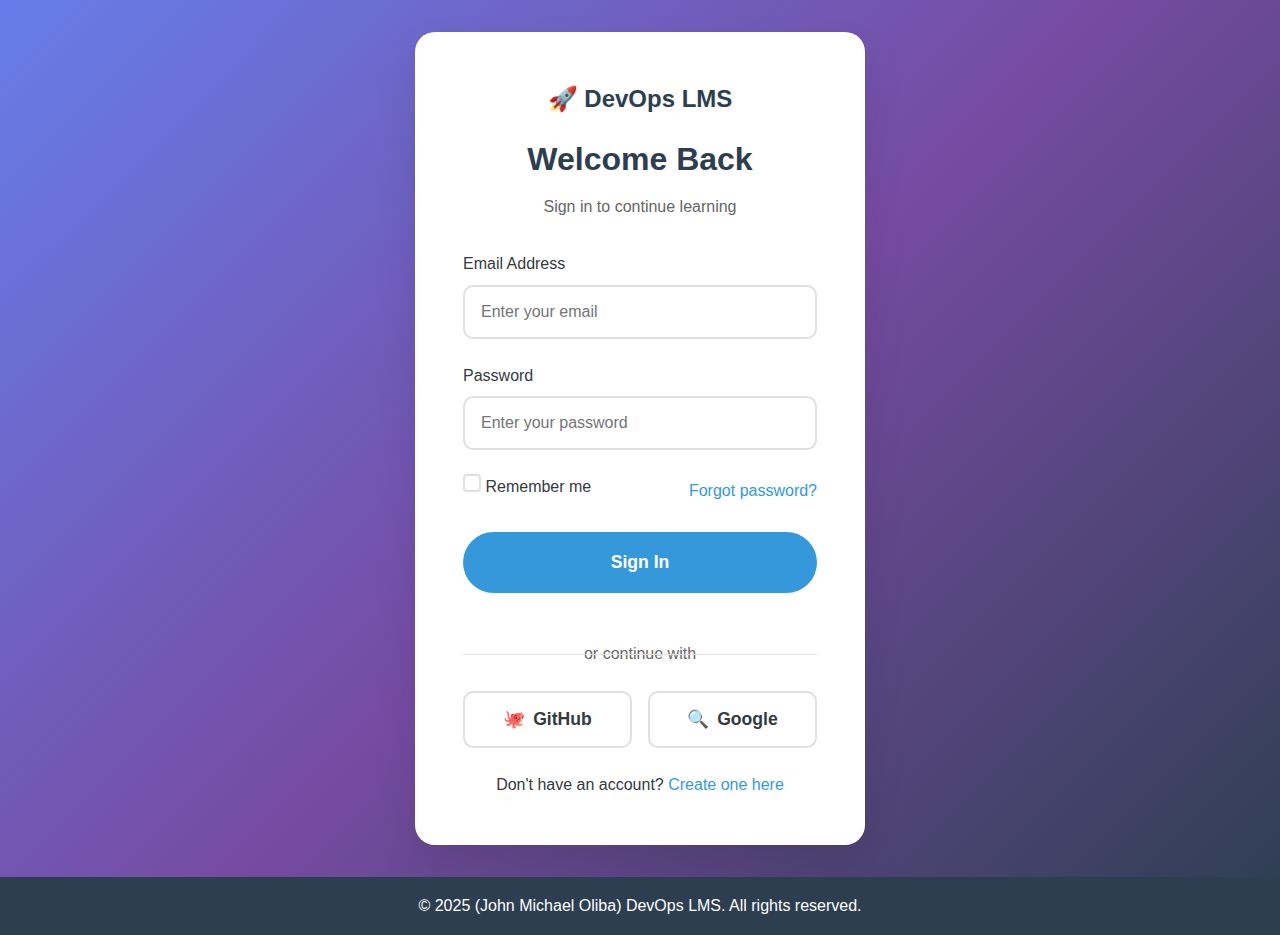
<file: dashboard.html>
<!DOCTYPE html>
<html lang="en">
<head>
    <meta charset="UTF-8">
    <meta name="viewport" content="width=device-width, initial-scale=1.0">
    <title>Dashboard - DevOps LMS</title>
    <link rel="stylesheet" href="css-style.css">
    <link rel="stylesheet" href="css-dashboard.css">
</head>
<body>
    <nav class="navbar">
        <div class="nav-container">
            <div class="logo">
                <span class="logo-icon">🚀</span>
                <span class="logo-text">DevOps LMS</span>
            </div>
            <ul class="nav-menu">
                <li><a href="index.html" class="nav-link">Home</a></li>
                <li><a href="courses.html" class="nav-link">Courses</a></li>
                <li><a href="dashboard.html" class="nav-link active">Dashboard</a></li>
                <li><a href="#" class="nav-link login-btn" onclick="logout()">Logout</a></li>
            </ul>
        </div>
    </nav>

    <div class="dashboard-container">
        <div class="dashboard-header">
            <h1>Welcome back, <span id="user-name">Student</span>! 👋</h1>
            <p>Continue your learning journey</p>
        </div>

        <div class="dashboard-stats">
            <div class="stat-card">
                <div class="stat-icon">📚</div>
                <div class="stat-info">
                    <h3>Enrolled Courses</h3>
                    <span id="enrolled-courses">2</span>
                </div>
            </div>
            <div class="stat-card">
                <div class="stat-icon">✅</div>
                <div class="stat-info">
                    <h3>Completed Lessons</h3>
                    <span id="completed-lessons">4</span>
                </div>
            </div>
            <div class="stat-card">
                <div class="stat-icon">⏱️</div>
                <div class="stat-info">
                    <h3>Learning Time</h3>
                    <span id="learning-time">2.5 hours</span>
                </div>
            </div>
        </div>

        <div class="current-courses">
            <h2>Your Courses</h2>
            <div class="course-progress-grid">
                <div class="progress-card" onclick="window.location.href='course-github.html'">
                    <div class="course-header">
                        <div class="course-icon">🐙</div>
                        <h3>Complete GitHub Mastery</h3>
                    </div>
                    <div class="progress-info">
                        <div class="progress-bar">
                            <div class="progress" id="github-progress" style="width: 25%"></div>
                        </div>
                        <span>25% Complete</span>
                    </div>
                    <a href="course-github.html" class="btn btn-outline">Continue Learning</a>
                </div>

                <div class="progress-card" onclick="window.location.href='course-jenkins.html'">
                    <div class="course-header">
                        <div class="course-icon">⚙️</div>
                        <h3>Jenkins CI/CD Pipeline</h3>
                    </div>
                    <div class="progress-info">
                        <div class="progress-bar">
                            <div class="progress" id="jenkins-progress" style="width: 10%"></div>
                        </div>
                        <span>10% Complete</span>
                    </div>
                    <a href="course-jenkins.html" class="btn btn-outline">Continue Learning</a>
                </div>
            </div>
        </div>

        <div class="recent-activity">
            <h2>Recent Activity</h2>
            <div class="activity-list">
                <div class="activity-item">
                    <div class="activity-icon">✅</div>
                    <div class="activity-content">
                        <p>Completed <strong>Git vs GitHub</strong> lesson</p>
                        <span class="activity-time">2 hours ago</span>
                    </div>
                </div>
                <div class="activity-item">
                    <div class="activity-icon">✅</div>
                    <div class="activity-content">
                        <p>Completed <strong>CI/CD Concepts</strong> lesson</p>
                        <span class="activity-time">1 day ago</span>
                    </div>
                </div>
                <div class="activity-item">
                    <div class="activity-icon">🎯</div>
                    <div class="activity-content">
                        <p>Started <strong>Jenkins Installation</strong> lesson</p>
                        <span class="activity-time">2 days ago</span>
                    </div>
                </div>
            </div>
        </div>
    </div>

    <footer class="footer">
        <div class="container">
            <div class="footer-content">
                <div class="footer-section">
                    <div class="logo">
                        <span class="logo-icon">🚀</span>
                        <span class="logo-text">DevOps LMS</span>
                    </div>
                    <p>Master modern development tools and practices with industry-expert courses.</p>
                </div>
                <div class="footer-section">
                    <h4>Quick Links</h4>
                    <ul>
                        <li><a href="index.html">Home</a></li>
                        <li><a href="courses.html">All Courses</a></li>
                        <li><a href="dashboard.html">Dashboard</a></li>
                        <li><a href="login.html">Login</a></li>
                    </ul>
                </div>
                <div class="footer-section">
                    <h4>Courses</h4>
                    <ul>
                        <li><a href="course-github.html">GitHub Course</a></li>
                        <li><a href="course-jenkins.html">Jenkins Course</a></li>
                        <li><a href="courses.html">All Courses</a></li>
                    </ul>
                </div>
                <div class="footer-section">
                    <h4>Support</h4>
                    <ul>
                        <li><a href="#">Help Center</a></li>
                        <li><a href="#">Contact Us</a></li>
                        <li><a href="#">System Status</a></li>
                    </ul>
                </div>
            </div>
            <div class="footer-bottom">
                <p>&copy; 2025 (John Michael Oliba) DevOps LMS. All rights reserved.</p>
            </div>
        </div>
    </footer>

    <script>
        function loadDashboard() {
            const user = JSON.parse(localStorage.getItem('lms_user'));
            if (!user) {
                window.location.href = 'login.html';
                return;
            }

            document.getElementById('user-name').textContent = user.fullname || 'Student';
            
            // Calculate progress
            const progress = user.progress || {};
            const githubLessons = Object.keys(progress).filter(key => key.startsWith('github-')).length;
            const jenkinsLessons = Object.keys(progress).filter(key => key.startsWith('jenkins-')).length;
            
            document.getElementById('github-progress').style.width = `${(githubLessons / 8) * 100}%`;
            document.getElementById('jenkins-progress').style.width = `${(jenkinsLessons / 10) * 100}%`;
            document.getElementById('completed-lessons').textContent = githubLessons + jenkinsLessons;
        }

        function logout() {
            localStorage.removeItem('lms_user');
            window.location.href = 'index.html';
        }

        // Load dashboard when page loads
        document.addEventListener('DOMContentLoaded', loadDashboard);
    </script>
</body>
</html>
</file>
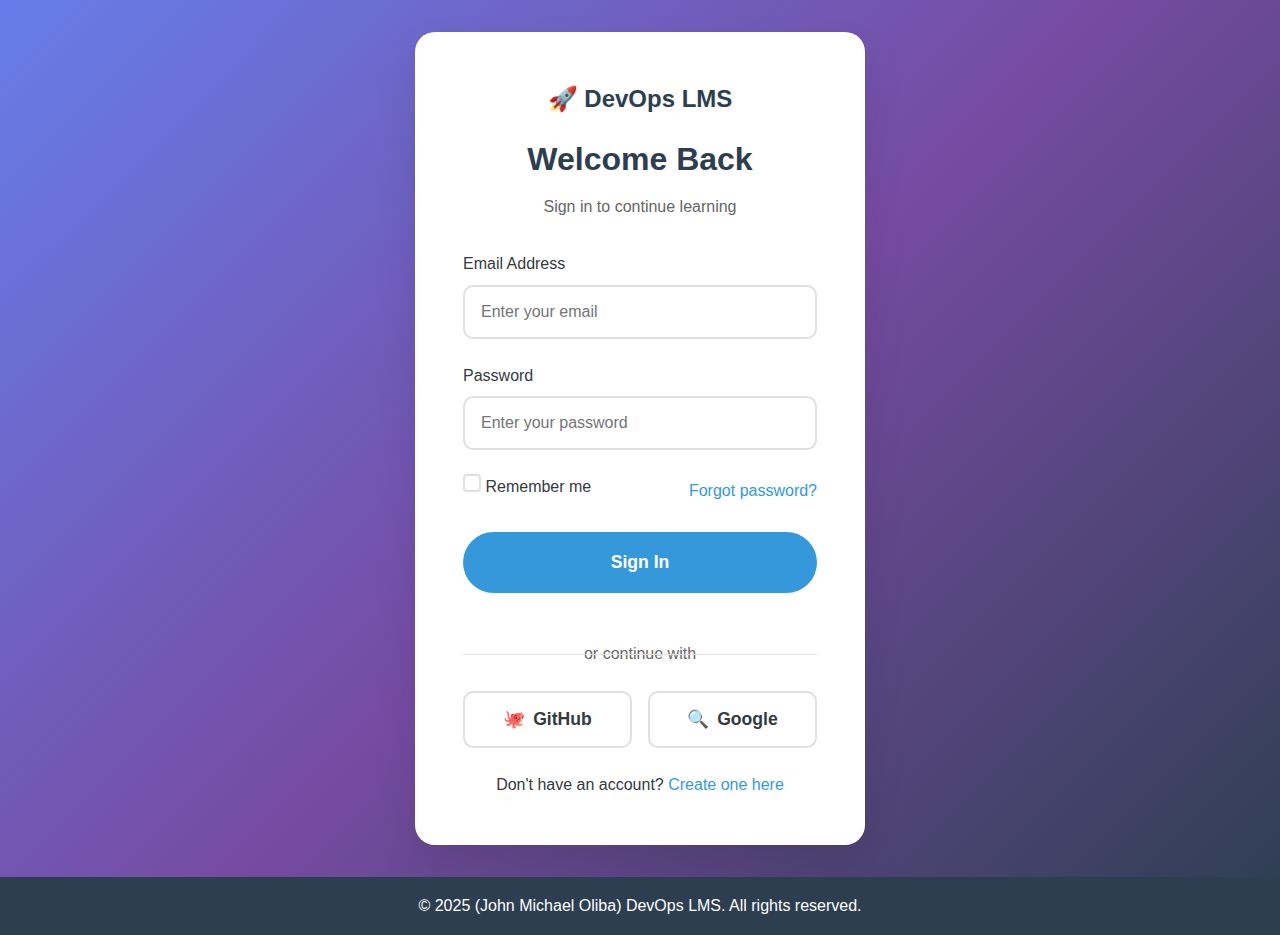
<file: login.html>
<!DOCTYPE html>
<html lang="en">
<head>
    <meta charset="UTF-8">
    <meta name="viewport" content="width=device-width, initial-scale=1.0">
    <title>Login - DevOps LMS</title>
    <link rel="stylesheet" href="css-style.css">
    <link rel="stylesheet" href="css-auth.css">
</head>
<body class="auth-page">
    <div class="auth-container">
        <div class="auth-card">
            <div class="auth-header">
                <div class="logo">
                    <span>🚀 DevOps LMS</span>
                </div>
                <h1>Welcome Back</h1>
                <p>Sign in to continue learning</p>
            </div>

            <form id="login-form" class="auth-form">
                <div class="form-group">
                    <label for="email">Email Address</label>
                    <input type="email" id="email" name="email" required placeholder="Enter your email">
                </div>

                <div class="form-group">
                    <label for="password">Password</label>
                    <input type="password" id="password" name="password" required placeholder="Enter your password">
                </div>

                <div class="form-options">
                    <label class="checkbox">
                        <input type="checkbox" id="remember-me">
                        <span class="checkmark"></span>
                        Remember me
                    </label>
                    <a href="#" class="forgot-password">Forgot password?</a>
                </div>

                <button type="submit" class="btn btn-primary btn-full">Sign In</button>
            </form>

            <div class="auth-divider">
                <span>or continue with</span>
            </div>

            <div class="social-auth">
                <button type="button" class="btn btn-social btn-github">
                    <span class="social-icon">🐙</span>
                    GitHub
                </button>
                <button type="button" class="btn btn-social btn-google">
                    <span class="social-icon">🔍</span>
                    Google
                </button>
            </div>

            <div class="auth-footer">
                <p>Don't have an account? <a href="register.html">Create one here</a></p>
            </div>
        </div>
    </div>

    <footer class="footer auth-page-footer">
        <div class="container">
            <p>&copy; 2025 (John Michael Oliba) DevOps LMS. All rights reserved.</p>
        </div>
    </footer>

    <script src="js-auth.js"></script>
    <script src="js-app.js"></script>
</body>
</html>
</file>
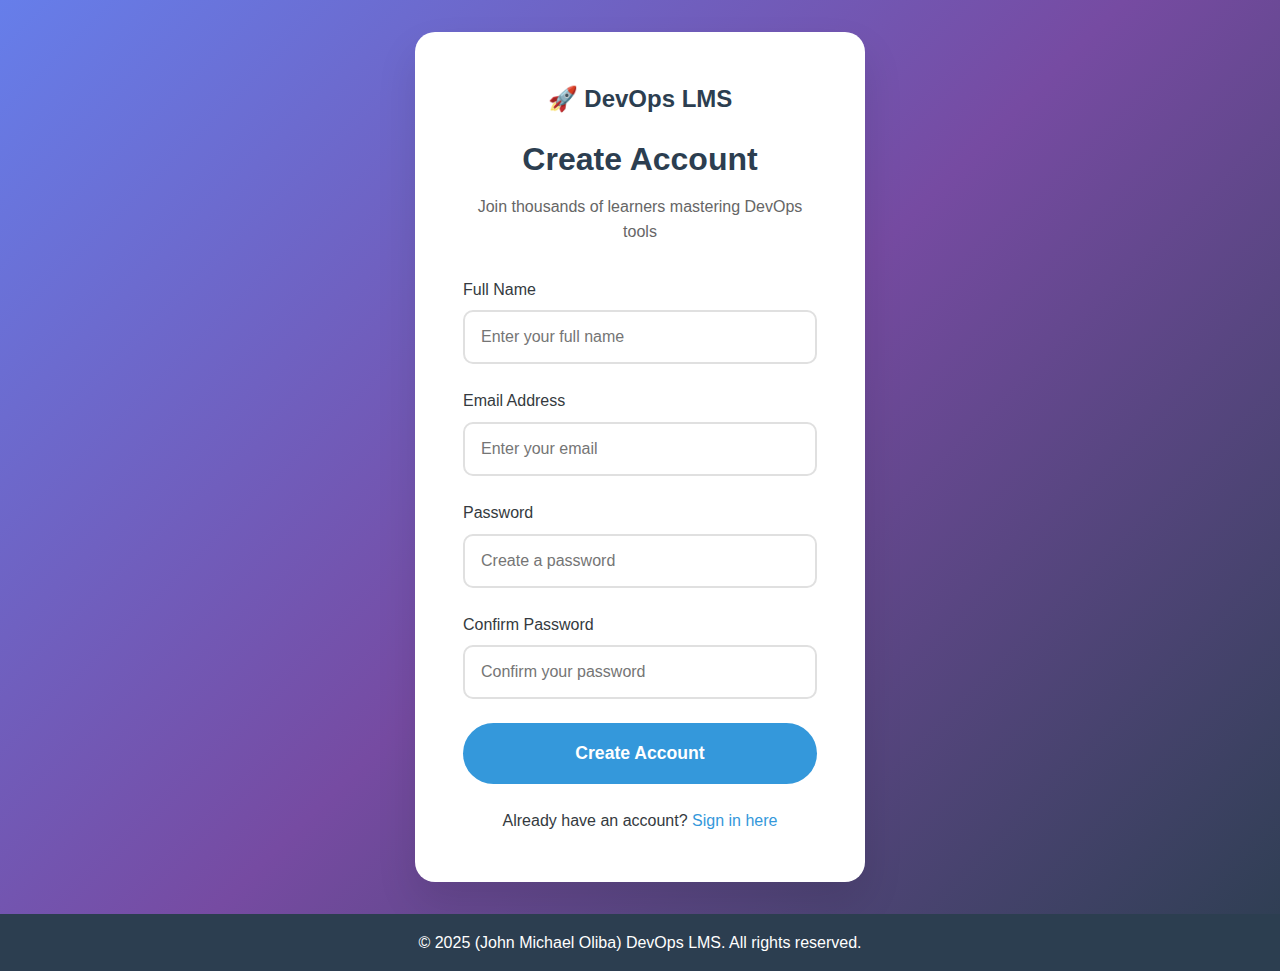
<file: register.html>
<!DOCTYPE html>
<html lang="en">
<head>
    <meta charset="UTF-8">
    <meta name="viewport" content="width=device-width, initial-scale=1.0">
    <title>Register - DevOps LMS</title>
    <link rel="stylesheet" href="css-style.css">
    <link rel="stylesheet" href="css-auth.css">
</head>
<body class="auth-page">
    <div class="auth-container">
        <div class="auth-card">
            <div class="auth-header">
                <div class="logo">
                    <span>🚀 DevOps LMS</span>
                </div>
                <h1>Create Account</h1>
                <p>Join thousands of learners mastering DevOps tools</p>
            </div>

            <form id="register-form" class="auth-form">
                <div class="form-group">
                    <label for="fullname">Full Name</label>
                    <input type="text" id="fullname" name="fullname" required placeholder="Enter your full name">
                </div>

                <div class="form-group">
                    <label for="email">Email Address</label>
                    <input type="email" id="email" name="email" required placeholder="Enter your email">
                </div>

                <div class="form-group">
                    <label for="password">Password</label>
                    <input type="password" id="password" name="password" required placeholder="Create a password">
                </div>

                <div class="form-group">
                    <label for="confirm-password">Confirm Password</label>
                    <input type="password" id="confirm-password" name="confirm-password" required placeholder="Confirm your password">
                </div>

                <button type="submit" class="btn btn-primary btn-full">Create Account</button>
            </form>

            <div class="auth-footer">
                <p>Already have an account? <a href="login.html">Sign in here</a></p>
            </div>
        </div>
    </div>

    <footer class="footer auth-page-footer">
        <div class="container">
            <p>&copy; 2025 (John Michael Oliba) DevOps LMS. All rights reserved.</p>
        </div>
    </footer>

    <script src="js-auth.js"></script>
    <script src="js-app.js"></script>
</body>
</html>
</file>
<file: css-style.css>
/* CSS Variables */
:root {
    --primary: #3498db;
    --primary-dark: #2980b9;
    --secondary: #2c3e50;
    --accent: #e74c3c;
    --light: #f8f9fa;
    --dark: #343a40;
    --success: #27ae60;
    --warning: #f39c12;
    --github: #6e5494;
    --jenkins: #d33838;
    --border-radius: 12px;
    --shadow: 0 10px 30px rgba(0, 0, 0, 0.1);
    --transition: all 0.3s ease;
}

/* Reset & Base Styles */
* {
    margin: 0;
    padding: 0;
    box-sizing: border-box;
    font-family: 'Segoe UI', Tahoma, Geneva, Verdana, sans-serif;
}

body {
    background-color: #f5f7fa;
    color: var(--dark);
    line-height: 1.6;
    overflow-x: hidden;
}

.container {
    width: 100%;
    max-width: 1200px;
    margin: 0 auto;
    padding: 0 20px;
}

/* Navigation */
.navbar {
    background: rgba(255, 255, 255, 0.95);
    backdrop-filter: blur(10px);
    box-shadow: 0 2px 10px rgba(0, 0, 0, 0.1);
    position: fixed;
    width: 100%;
    top: 0;
    z-index: 1000;
    transition: var(--transition);
}

.nav-container {
    display: flex;
    justify-content: space-between;
    align-items: center;
    padding: 1rem 2rem;
    max-width: 1200px;
    margin: 0 auto;
}

.logo {
    display: flex;
    align-items: center;
    gap: 10px;
    font-size: 1.5rem;
    font-weight: bold;
    color: var(--secondary);
}

.logo-icon {
    font-size: 1.8rem;
}

.nav-menu {
    display: flex;
    list-style: none;
    gap: 2rem;
    align-items: center;
}

.nav-link {
    text-decoration: none;
    color: var(--dark);
    font-weight: 500;
    padding: 0.5rem 1rem;
    border-radius: 6px;
    transition: var(--transition);
}

.nav-link:hover, .nav-link.active {
    color: var(--primary);
    background: rgba(52, 152, 219, 0.1);
}

.login-btn {
    background: var(--primary);
    color: white !important;
    padding: 0.75rem 1.5rem;
    border-radius: 50px;
    transition: var(--transition);
}

.login-btn:hover {
    background: var(--primary-dark);
    transform: translateY(-2px);
    box-shadow: 0 8px 20px rgba(52, 152, 219, 0.3);
}

/* Buttons */
.btn {
    padding: 1.25rem 2.5rem;
    border-radius: 50px;
    text-decoration: none;
    font-weight: 600;
    transition: var(--transition);
    border: none;
    cursor: pointer;
    display: inline-flex;
    align-items: center;
    justify-content: center;
    gap: 0.75rem;
    font-size: 1.1rem;
}

.btn-primary {
    background: var(--primary);
    color: white;
}

.btn-primary:hover {
    background: var(--primary-dark);
    transform: translateY(-3px);
    box-shadow: 0 10px 25px rgba(52, 152, 219, 0.3);
}

.btn-secondary {
    background: transparent;
    color: white;
    border: 2px solid white;
}

.btn-secondary:hover {
    background: white;
    color: var(--primary);
    transform: translateY(-3px);
}

.btn-outline-white {
    background: transparent;
    color: white;
    border: 2px solid white;
}

.btn-outline-white:hover {
    background: white;
    color: var(--secondary);
}

.btn-icon {
    font-size: 1.2rem;
}

/* Hero Section */
.hero {
    background: linear-gradient(135deg, #667eea 0%, #764ba2 50%, #2c3e50 100%);
    color: white;
    padding: 140px 0 80px;
    position: relative;
    overflow: hidden;
}

.hero::before {
    content: '';
    position: absolute;
    top: 0;
    left: 0;
    right: 0;
    bottom: 0;
    background: url('data:image/svg+xml,<svg xmlns="http://www.w3.org/2000/svg" viewBox="0 0 1000 1000"><polygon fill="rgba(255,255,255,0.05)" points="0,1000 1000,0 1000,1000"/></svg>');
}

.hero-container {
    max-width: 1200px;
    margin: 0 auto;
    padding: 0 2rem;
    display: grid;
    grid-template-columns: 1fr 1fr;
    gap: 4rem;
    align-items: center;
    position: relative;
    z-index: 2;
}

.hero-badge {
    display: inline-block;
    background: rgba(255, 255, 255, 0.1);
    padding: 0.5rem 1.5rem;
    border-radius: 50px;
    margin-bottom: 2rem;
    backdrop-filter: blur(10px);
    border: 1px solid rgba(255, 255, 255, 0.2);
}

.hero-title {
    font-size: 3.5rem;
    font-weight: 800;
    line-height: 1.2;
    margin-bottom: 1.5rem;
}

.gradient-text {
    background: linear-gradient(135deg, #ff6b6b, #feca57, #48dbfb, #ff9ff3);
    -webkit-background-clip: text;
    -webkit-text-fill-color: transparent;
    background-clip: text;
}

.hero-description {
    font-size: 1.3rem;
    margin-bottom: 2.5rem;
    opacity: 0.9;
    line-height: 1.6;
}

.hero-buttons {
    display: flex;
    gap: 1.5rem;
    margin-bottom: 3rem;
    flex-wrap: wrap;
}

.hero-stats {
    display: flex;
    gap: 3rem;
}

.stat {
    text-align: center;
}

.stat-number {
    display: block;
    font-size: 2rem;
    font-weight: bold;
    margin-bottom: 0.5rem;
}

.stat-label {
    font-size: 0.9rem;
    opacity: 0.8;
}

/* Hero Visual */
.hero-visual {
    position: relative;
    height: 500px;
}

.floating-cards {
    position: relative;
    height: 100%;
}

.card {
    position: absolute;
    background: rgba(255, 255, 255, 0.1);
    backdrop-filter: blur(10px);
    border: 1px solid rgba(255, 255, 255, 0.2);
    border-radius: 20px;
    padding: 2rem;
    text-align: center;
    box-shadow: 0 20px 40px rgba(0, 0, 0, 0.1);
    transition: transform 0.3s ease;
}

.card:hover {
    transform: translateY(-10px);
}

.github-card {
    top: 20%;
    left: 10%;
    animation: float 3s ease-in-out infinite;
}

.jenkins-card {
    top: 50%;
    right: 10%;
    animation: float 3s ease-in-out infinite 1s;
}

.devops-card {
    bottom: 20%;
    left: 30%;
    animation: float 3s ease-in-out infinite 0.5s;
}

.card-icon {
    font-size: 3rem;
    margin-bottom: 1rem;
}

.card h4 {
    margin-bottom: 0.5rem;
    font-size: 1.2rem;
}

.card p {
    opacity: 0.8;
    font-size: 0.9rem;
}

@keyframes float {
    0%, 100% { transform: translateY(0); }
    50% { transform: translateY(-20px); }
}

/* Features Section */
.features-section {
    padding: 100px 0;
    background: white;
}

.section-header {
    text-align: center;
    margin-bottom: 4rem;
}

.section-header h2 {
    font-size: 3rem;
    color: var(--secondary);
    margin-bottom: 1rem;
    font-weight: 700;
}

.section-header p {
    font-size: 1.3rem;
    color: #666;
    max-width: 600px;
    margin: 0 auto;
}

.features-grid {
    display: grid;
    grid-template-columns: repeat(auto-fit, minmax(350px, 1fr));
    gap: 3rem;
}

.feature-card {
    background: white;
    padding: 3rem 2rem;
    border-radius: 20px;
    box-shadow: var(--shadow);
    transition: var(--transition);
    border: 1px solid #f0f0f0;
    text-align: center;
    position: relative;
    overflow: hidden;
}

.feature-card::before {
    content: '';
    position: absolute;
    top: 0;
    left: 0;
    right: 0;
    height: 4px;
    background: var(--primary);
}

.feature-card:hover {
    transform: translateY(-10px);
    box-shadow: 0 20px 40px rgba(0, 0, 0, 0.15);
}

.feature-icon {
    width: 80px;
    height: 80px;
    border-radius: 50%;
    display: flex;
    align-items: center;
    justify-content: center;
    margin: 0 auto 2rem;
    font-size: 2rem;
}

.github-bg {
    background: linear-gradient(135deg, var(--github), #4078c0);
}

.jenkins-bg {
    background: linear-gradient(135deg, var(--jenkins), #f0d6b8);
}

.career-bg {
    background: linear-gradient(135deg, var(--success), #2ecc71);
}

.feature-card h3 {
    font-size: 1.5rem;
    color: var(--secondary);
    margin-bottom: 1rem;
}

.feature-card p {
    color: #666;
    margin-bottom: 2rem;
    line-height: 1.6;
}

.feature-list {
    list-style: none;
    text-align: left;
    margin-bottom: 2rem;
}

.feature-list li {
    padding: 0.5rem 0;
    color: #666;
    position: relative;
    padding-left: 1.5rem;
}

.feature-list li::before {
    content: '✓';
    position: absolute;
    left: 0;
    color: var(--primary);
    font-weight: bold;
}

.feature-link {
    color: var(--primary);
    text-decoration: none;
    font-weight: 600;
    transition: var(--transition);
}

.feature-link:hover {
    color: #2980b9;
}

/* Learning Path */
.learning-path {
    padding: 100px 0;
    background: var(--light);
}

.path-steps {
    display: grid;
    grid-template-columns: repeat(auto-fit, minmax(250px, 1fr));
    gap: 2rem;
    max-width: 1000px;
    margin: 0 auto;
}

.path-step {
    display: flex;
    align-items: flex-start;
    gap: 1.5rem;
    padding: 2rem;
    background: white;
    border-radius: 15px;
    box-shadow: 0 5px 15px rgba(0, 0, 0, 0.08);
    transition: var(--transition);
}

.path-step:hover {
    transform: translateY(-5px);
    box-shadow: 0 10px 25px rgba(0, 0, 0, 0.15);
}

.step-number {
    font-size: 2rem;
    font-weight: 800;
    color: var(--primary);
    opacity: 0.3;
}

.step-content h3 {
    color: var(--secondary);
    margin-bottom: 0.5rem;
}

.step-content p {
    color: #666;
    margin: 0;
}

/* CTA Section */
.cta-section {
    background: linear-gradient(135deg, var(--secondary), #34495e);
    color: white;
    padding: 80px 0;
    text-align: center;
}

.cta-content h2 {
    font-size: 2.5rem;
    margin-bottom: 1rem;
}

.cta-content p {
    font-size: 1.2rem;
    margin-bottom: 2.5rem;
    opacity: 0.9;
    max-width: 600px;
    margin-left: auto;
    margin-right: auto;
}

.cta-buttons {
    display: flex;
    gap: 1.5rem;
    justify-content: center;
    flex-wrap: wrap;
}

/* Footer */
.footer {
    background: var(--secondary);
    color: white;
    padding: 3rem 0 1rem;
}

.footer-content {
    display: grid;
    grid-template-columns: 2fr 1fr 1fr 1fr;
    gap: 3rem;
    margin-bottom: 2rem;
}

.footer-section h4 {
    margin-bottom: 1rem;
    color: var(--primary);
}

.footer-section ul {
    list-style: none;
}

.footer-section ul li {
    margin-bottom: 0.5rem;
}

.footer-section a {
    color: #bdc3c7;
    text-decoration: none;
    transition: var(--transition);
}

.footer-section a:hover {
    color: var(--primary);
}

.footer-bottom {
    border-top: 1px solid #34495e;
    padding-top: 1rem;
    text-align: center;
    color: #bdc3c7;
}

/* Responsive Design */
@media (max-width: 968px) {
    .hero-container {
        grid-template-columns: 1fr;
        text-align: center;
    }
    
    .hero-visual {
        height: 400px;
    }
    
    .footer-content {
        grid-template-columns: 1fr 1fr;
    }
}

@media (max-width: 768px) {
    .nav-menu {
        display: none;
    }
    
    .hero-title {
        font-size: 2.5rem;
    }
    
    .features-grid {
        grid-template-columns: 1fr;
    }
    
    .path-steps {
        grid-template-columns: 1fr;
    }
    
    .hero-buttons,
    .cta-buttons {
        flex-direction: column;
        align-items: center;
    }
}

@media (max-width: 480px) {
    .hero-stats {
        flex-direction: column;
        gap: 1.5rem;
    }
    
    .footer-content {
        grid-template-columns: 1fr;
    }
}
</file>
<file: css-dashboard.css>
/* Dashboard Specific Styles */
:root {
    --primary: #4361ee;
    --primary-dark: #3a56d4;
    --secondary: #7209b7;
    --accent: #f72585;
    --light: #f8f9fa;
    --dark: #212529;
    --success: #4cc9f0;
    --warning: #f8961e;
    --danger: #e63946;
    --gray: #6c757d;
    --light-gray: #e9ecef;
    --border-radius: 12px;
    --box-shadow: 0 4px 20px rgba(0, 0, 0, 0.08);
    --transition: all 0.3s ease;
}

/* Dashboard Layout */
.dashboard-container {
    max-width: 1200px;
    margin: 0 auto;
    padding: 100px 20px 40px;
}

.dashboard-header {
    margin-bottom: 3rem;
}

.dashboard-header h1 {
    font-size: 2.5rem;
    color: var(--dark);
    margin-bottom: 0.5rem;
}

.dashboard-header p {
    color: var(--gray);
    font-size: 1.2rem;
}

.dashboard-stats {
    display: grid;
    grid-template-columns: repeat(auto-fit, minmax(250px, 1fr));
    gap: 1.5rem;
    margin-bottom: 3rem;
}

.stat-card {
    background: white;
    padding: 2rem;
    border-radius: var(--border-radius);
    box-shadow: var(--box-shadow);
    display: flex;
    align-items: center;
    gap: 1.5rem;
    transition: var(--transition);
}

.stat-card:hover {
    transform: translateY(-5px);
}

.stat-icon {
    font-size: 2.5rem;
    width: 80px;
    height: 80px;
    display: flex;
    align-items: center;
    justify-content: center;
    background: var(--light);
    border-radius: 50%;
    color: var(--primary);
}

.stat-info h3 {
    color: var(--gray);
    font-size: 1rem;
    margin-bottom: 0.5rem;
}

.stat-info span {
    font-size: 2rem;
    font-weight: bold;
    color: var(--dark);
}

/* Current Courses */
.current-courses, .recent-activity {
    margin-bottom: 3rem;
}

.current-courses h2, .recent-activity h2 {
    margin-bottom: 2rem;
    color: var(--dark);
    font-size: 1.8rem;
}

.course-progress-grid {
    display: grid;
    grid-template-columns: repeat(auto-fit, minmax(400px, 1fr));
    gap: 2rem;
}

.progress-card {
    background: white;
    padding: 2rem;
    border-radius: var(--border-radius);
    box-shadow: var(--box-shadow);
    transition: var(--transition);
    cursor: pointer;
    border-left: 4px solid var(--primary);
}

.progress-card:hover {
    transform: translateY(-5px);
    box-shadow: 0 8px 25px rgba(0,0,0,0.15);
}

.course-header {
    display: flex;
    align-items: center;
    gap: 1rem;
    margin-bottom: 1.5rem;
}

.course-header .course-icon {
    font-size: 2rem;
    background: none;
    color: var(--primary);
    padding: 0;
}

.course-header h3 {
    color: var(--dark);
    margin: 0;
}

.progress-info {
    margin-bottom: 1.5rem;
}

.progress-info span {
    display: block;
    text-align: center;
    margin-top: 0.5rem;
    color: var(--gray);
    font-size: 0.9rem;
}

.progress-bar {
    height: 8px;
    background: var(--light-gray);
    border-radius: 4px;
    overflow: hidden;
    margin-bottom: 0.5rem;
}

.progress {
    height: 100%;
    background: linear-gradient(to right, var(--primary), var(--success));
    border-radius: 4px;
    transition: width 0.5s ease;
}

/* Recent Activity */
.activity-list {
    background: white;
    border-radius: var(--border-radius);
    box-shadow: var(--box-shadow);
    overflow: hidden;
}

.activity-item {
    display: flex;
    align-items: center;
    gap: 1rem;
    padding: 1.5rem;
    border-bottom: 1px solid var(--light-gray);
    transition: var(--transition);
}

.activity-item:hover {
    background: var(--light);
}

.activity-item:last-child {
    border-bottom: none;
}

.activity-icon {
    font-size: 1.2rem;
    width: 40px;
    height: 40px;
    display: flex;
    align-items: center;
    justify-content: center;
    background: var(--light);
    border-radius: 50%;
    color: var(--primary);
}

.activity-content p {
    margin: 0 0 0.25rem 0;
    color: var(--dark);
}

.activity-time {
    color: var(--gray);
    font-size: 0.875rem;
}

/* Course Page Styles */
.course-container {
    max-width: 1200px;
    margin: 0 auto;
    padding: 100px 20px 40px;
}

.course-header {
    text-align: center;
    margin-bottom: 3rem;
    padding: 2rem;
    background: white;
    border-radius: var(--border-radius);
    box-shadow: var(--box-shadow);
}

.course-header h1 {
    font-size: 2.5rem;
    color: var(--dark);
    margin-bottom: 1rem;
}

.course-stats {
    color: var(--gray);
    font-size: 1.1rem;
}

.course-content {
    display: grid;
    grid-template-columns: 1fr 2fr;
    gap: 3rem;
}

.modules {
    background: white;
    border-radius: var(--border-radius);
    box-shadow: var(--box-shadow);
    padding: 2rem;
    height: fit-content;
}

.module {
    margin-bottom: 2rem;
}

.module:last-child {
    margin-bottom: 0;
}

.module h3 {
    color: var(--dark);
    margin-bottom: 1rem;
    padding-bottom: 0.5rem;
    border-bottom: 2px solid var(--light-gray);
}

.lesson {
    display: flex;
    align-items: flex-start;
    gap: 1rem;
    padding: 1rem;
    border-radius: var(--border-radius);
    transition: var(--transition);
    margin-bottom: 0.5rem;
}

.lesson:hover {
    background: var(--light);
}

.lesson.completed {
    background: rgba(76, 201, 240, 0.1);
    border-left: 4px solid var(--success);
}

.lesson.current {
    background: rgba(248, 150, 30, 0.1);
    border-left: 4px solid var(--warning);
}

.lesson-icon {
    font-size: 1.2rem;
    margin-top: 0.2rem;
    flex-shrink: 0;
}

.lesson.completed .lesson-icon {
    color: var(--success);
}

.lesson.current .lesson-icon {
    color: var(--warning);
}

.lesson-content h4 {
    margin: 0 0 0.25rem 0;
    color: var(--dark);
}

.lesson-content p {
    margin: 0 0 0.5rem 0;
    color: var(--gray);
    font-size: 0.9rem;
}

.lesson-duration {
    color: var(--gray);
    font-size: 0.8rem;
}

.current-lesson {
    background: white;
    border-radius: var(--border-radius);
    box-shadow: var(--box-shadow);
    padding: 2rem;
}

.lesson-video {
    margin-bottom: 2rem;
}

.video-placeholder {
    background: var(--light);
    border-radius: var(--border-radius);
    height: 300px;
    display: flex;
    flex-direction: column;
    align-items: center;
    justify-content: center;
    color: var(--gray);
}

.play-button {
    font-size: 3rem;
    margin-bottom: 1rem;
    color: var(--primary);
}

.code-block {
    background: #2d2d2d;
    color: #f8f8f2;
    border-radius: var(--border-radius);
    padding: 1.5rem;
    margin: 1.5rem 0;
    overflow-x: auto;
}

.code-block pre {
    margin: 0;
    font-family: 'Courier New', monospace;
    font-size: 0.9rem;
    line-height: 1.5;
}

/* Responsive */
@media (max-width: 968px) {
    .course-content {
        grid-template-columns: 1fr;
    }
    
    .dashboard-stats {
        grid-template-columns: 1fr;
    }
    
    .course-progress-grid {
        grid-template-columns: 1fr;
    }
}

@media (max-width: 768px) {
    .dashboard-container,
    .course-container {
        padding: 80px 15px 20px;
    }
    
    .stat-card {
        padding: 1.5rem;
    }
    
    .progress-card {
        padding: 1.5rem;
    }
}

@media (max-width: 576px) {
    .course-progress-grid {
        grid-template-columns: 1fr;
    }
    
    .progress-card {
        padding: 1rem;
    }
}
</file>
<file: css-auth.css>
/* Auth Page Styles */
.auth-page {
    background: linear-gradient(135deg, #667eea 0%, #764ba2 50%, #2c3e50 100%);
    min-height: 100vh;
    display: flex;
    flex-direction: column;
}

.auth-container {
    flex: 1;
    display: flex;
    align-items: center;
    justify-content: center;
    padding: 2rem;
}

.auth-card {
    background: white;
    padding: 3rem;
    border-radius: 20px;
    box-shadow: 0 20px 40px rgba(0, 0, 0, 0.1);
    width: 100%;
    max-width: 450px;
}

.auth-header {
    text-align: center;
    margin-bottom: 2rem;
}

.auth-header .logo {
    display: flex;
    align-items: center;
    justify-content: center;
    gap: 10px;
    font-size: 1.5rem;
    font-weight: bold;
    color: var(--secondary);
    margin-bottom: 1rem;
}

.auth-header h1 {
    font-size: 2rem;
    color: var(--secondary);
    margin-bottom: 0.5rem;
}

.auth-header p {
    color: #666;
}

.auth-form .form-group {
    margin-bottom: 1.5rem;
}

.auth-form label {
    display: block;
    margin-bottom: 0.5rem;
    color: var(--dark);
    font-weight: 500;
}

.auth-form input {
    width: 100%;
    padding: 1rem;
    border: 2px solid #e0e0e0;
    border-radius: 10px;
    font-size: 1rem;
    transition: var(--transition);
}

.auth-form input:focus {
    border-color: var(--primary);
    outline: none;
}

.form-options {
    display: flex;
    justify-content: space-between;
    align-items: center;
    margin-bottom: 1.5rem;
}

.checkbox {
    display: flex;
    align-items: center;
    gap: 0.5rem;
    cursor: pointer;
}

.checkmark {
    width: 18px;
    height: 18px;
    border: 2px solid #e0e0e0;
    border-radius: 4px;
    display: inline-block;
    position: relative;
}

.checkbox input {
    display: none;
}

.checkbox input:checked + .checkmark {
    background: var(--primary);
    border-color: var(--primary);
}

.checkbox input:checked + .checkmark::after {
    content: '✓';
    position: absolute;
    color: white;
    top: 50%;
    left: 50%;
    transform: translate(-50%, -50%);
    font-size: 12px;
}

.forgot-password {
    color: var(--primary);
    text-decoration: none;
}

.forgot-password:hover {
    text-decoration: underline;
}

.btn-full {
    width: 100%;
    margin-bottom: 1.5rem;
}

.auth-divider {
    text-align: center;
    margin: 1.5rem 0;
    position: relative;
}

.auth-divider::before {
    content: '';
    position: absolute;
    top: 50%;
    left: 0;
    right: 0;
    height: 1px;
    background: #e0e0e0;
}

.auth-divider span {
    background: white;
    padding: 0 1rem;
    color: #666;
}

.social-auth {
    display: grid;
    grid-template-columns: 1fr 1fr;
    gap: 1rem;
    margin-bottom: 1.5rem;
}

.btn-social {
    display: flex;
    align-items: center;
    justify-content: center;
    gap: 0.5rem;
    padding: 1rem;
    border: 2px solid #e0e0e0;
    background: white;
    color: var(--dark);
    border-radius: 10px;
    cursor: pointer;
    transition: var(--transition);
}

.btn-social:hover {
    border-color: var(--primary);
    transform: translateY(-2px);
}

.auth-footer {
    text-align: center;
}

.auth-footer a {
    color: var(--primary);
    text-decoration: none;
    font-weight: 500;
}

.auth-footer a:hover {
    text-decoration: underline;
}

.auth-page-footer {
    background: var(--secondary);
    color: white;
    text-align: center;
    padding: 1rem;
    margin-top: auto;
}
</file>
